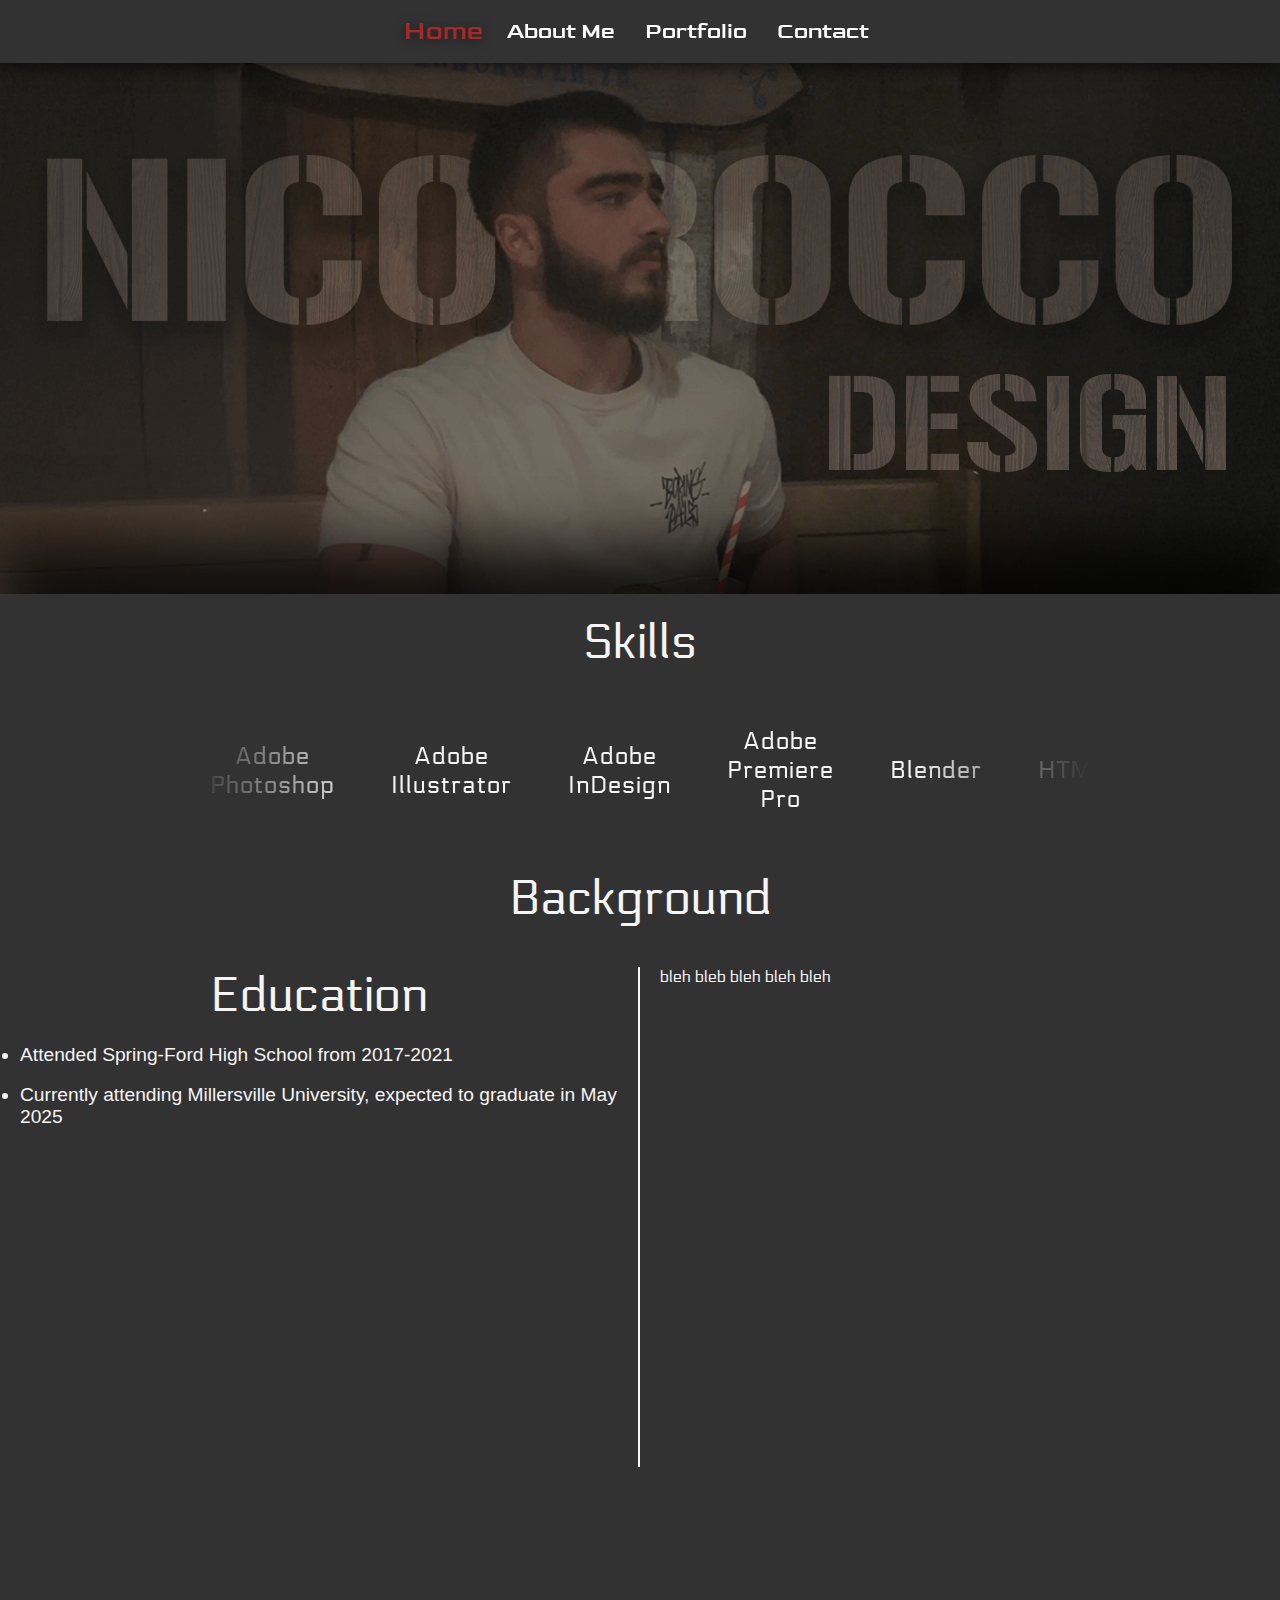
<file: index.html>
<!DOCTYPE html>
<html lang="en">
<head>
    <meta name="viewport" content="width=device-width, initial-scale1.0">
    <title>Nico Rocco</title>

    <link rel="preconnect" href="https://fonts.googleapis.com">
    <link rel="preconnect" href="https://fonts.gstatic.com" crossorigin>
    <link href="https://fonts.googleapis.com/css2?family=Poiret+One&family=Rethink+Sans:ital,wght@0,400..800;1,400..800&display=swap" rel="stylesheet">

    <link rel="preconnect" href="https://fonts.googleapis.com">
    <link rel="preconnect" href="https://fonts.gstatic.com" crossorigin>
    <link href="https://fonts.googleapis.com/css2?family=Rethink+Sans:ital,wght@0,400..800;1,400..800&display=swap" rel="stylesheet">

    <link rel="preconnect" href="https://fonts.googleapis.com">
    <link rel="preconnect" href="https://fonts.gstatic.com" crossorigin>
    <link href="https://fonts.googleapis.com/css2?family=Playball&family=Poiret+One&family=Rethink+Sans:ital,wght@0,400..800;1,400..800&display=swap" rel="stylesheet">

    <link rel="preconnect" href="https://fonts.googleapis.com">
    <link rel="preconnect" href="https://fonts.gstatic.com" crossorigin>
    <link href="https://fonts.googleapis.com/css2?family=Orbitron:wght@400..900&family=Playball&family=Poiret+One&family=Rethink+Sans:ital,wght@0,400..800;1,400..800&display=swap" rel="stylesheet">

    <link rel="preconnect" href="https://fonts.googleapis.com">
    <link rel="preconnect" href="https://fonts.gstatic.com" crossorigin>
    <link href="https://fonts.googleapis.com/css2?family=Electrolize&display=swap" rel="stylesheet">

    <link rel="preconnect" href="https://fonts.googleapis.com">
    <link rel="preconnect" href="https://fonts.gstatic.com" crossorigin>
    <link href="https://fonts.googleapis.com/css2?family=Electrolize&family=Goldman:wght@400;700&display=swap" rel="stylesheet">



    <link rel="stylesheet" href="stylesheet.css">
    <link rel="stylesheet" href="mobilestyle.css">
</head>

<header>


    
    <!--<div class="scroll-watcher"></div>-->


</header>

<body class="abme">
        <nav class="navlinksportfolio">
           <ul>
            <div class="active"><li><a href="index.html" class="top"><h3>Home</h3></a></li></div>
            <li><a href="aboutme.html" class="top"><h3>About Me</h3></a></li>
            <li><a href="portfolio.html" class="top"><h3>Portfolio</h3></a></li>
            <li><a href="contact.html" class="top"><h3>Contact</h3></a></li>
           </ul> 
        </nav>
    
    <div class="topabme">
        <div class="signature">
            <svg width="320" height="70" viewBox="0 0 180 45" fill="none" xmlns="http://www.w3.org/2000/svg">
                <path d="M2.512 44.736C2.08533 44.48 1.808 44.1387 1.68 43.712C1.50933 43.2853 1.296 42.88 1.04 42.496V42.304C1.04 42.0907 1.01867 41.8773 0.976 41.664C0.933333 41.4933 0.912 41.3227 0.912 41.152V40.128L1.68 40.704L1.808 40.64L2.192 40.064L2.512 40L2.768 39.68C3.74933 39.2533 4.56 38.8907 5.2 38.592C5.79733 38.336 6.52267 37.8667 7.376 37.184L7.504 37.12C7.20533 37.504 6.992 37.9093 6.864 38.336C6.736 38.7627 6.50133 39.1467 6.16 39.488L6.096 39.872L6.352 40.192C7.248 39.8507 8.29333 38.9547 9.488 37.504C10.6827 36.0533 11.92 34.304 13.2 32.256C14.48 30.208 15.696 28.096 16.848 25.92C18 23.7013 18.96 21.6747 19.728 19.84C20.5387 18.0053 21.0507 16.5973 21.264 15.616L21.136 15.424L20.752 15.872L20.496 14.464C20.112 14.5067 19.8773 14.2933 19.792 13.824C19.7067 13.312 19.664 12.8 19.664 12.288C19.664 11.8613 19.6427 11.4987 19.6 11.2C19.6 10.8587 19.536 10.688 19.408 10.688L19.28 10.176L19.536 9.28L21.776 8.832V7.616C21.9467 7.01867 21.8613 6.50667 21.52 6.08C21.2213 5.61067 20.9653 5.14133 20.752 4.672C20.752 4.37333 20.9227 3.94667 21.264 3.392C21.6053 2.79467 21.9467 2.496 22.288 2.496L22.608 2.624C22.864 3.60533 23.0773 4.58667 23.248 5.568C23.4613 6.54933 23.6107 7.552 23.696 8.576H23.952C24.2933 8.576 24.5067 8.64 24.592 8.768C24.6773 8.896 24.72 9.152 24.72 9.536C24.72 10.944 24.912 12.3307 25.296 13.696C25.7227 15.0613 25.936 16.4693 25.936 17.92C25.936 18.4747 26.1067 19.4133 26.448 20.736C26.7893 22.016 27.2373 23.36 27.792 24.768C28.3467 26.1333 28.944 27.328 29.584 28.352C30.2667 29.3333 30.9493 29.824 31.632 29.824H32.336C32.8053 29.44 33.2533 29.0987 33.68 28.8C34.1067 28.4587 34.5333 28.096 34.96 27.712C35.4293 27.2853 35.664 26.9867 35.664 26.816C35.7067 26.6453 35.792 26.2827 35.92 25.728C36.0053 25.3867 36.1333 25.088 36.304 24.832C36.5173 24.5333 36.6667 24.2347 36.752 23.936C38.0747 21.0347 39.184 17.984 40.08 14.784C41.0187 11.5413 41.488 8.34133 41.488 5.184L41.104 4.288C40.7627 4.45867 40.4 4.62933 40.016 4.8C39.632 4.928 39.3333 5.16267 39.12 5.504L38.736 5.696L38.224 5.632C37.456 6.31466 36.6667 6.976 35.856 7.616C35.088 8.21333 34.3413 8.87467 33.616 9.6L33.296 9.472C33.552 9.088 34 8.512 34.64 7.744C35.28 6.976 36.0053 6.16533 36.816 5.312C37.6267 4.416 38.3947 3.56267 39.12 2.752C39.8453 1.89867 40.4 1.19467 40.784 0.639999C40.9973 0.554666 41.1893 0.469332 41.36 0.383999C41.5733 0.298665 41.7653 0.255999 41.936 0.255999C42.7893 0.255999 43.4293 0.554665 43.856 1.152C44.2827 1.74933 44.496 2.432 44.496 3.2C44.496 4.26667 44.3467 5.29067 44.048 6.272C43.7493 7.25333 43.6427 8.29867 43.728 9.408L43.472 9.856H43.152L43.216 9.28L43.088 9.088C43.0027 9.68533 42.7253 10.368 42.256 11.136C41.8293 11.904 41.7227 12.5653 41.936 13.12L41.424 13.824C41.5093 13.9947 41.552 14.208 41.552 14.464C41.552 15.9147 41.2747 17.344 40.72 18.752C40.1653 20.1173 39.5893 21.504 38.992 22.912C38.4373 24.2773 38.16 25.7067 38.16 27.2C38.16 27.4987 38.2667 27.7547 38.48 27.968C38.6933 28.1387 38.8 28.3733 38.8 28.672C38.8 29.3547 38.5653 30.1867 38.096 31.168C37.6693 32.1493 37.1147 33.0453 36.432 33.856C35.792 34.7093 35.152 35.328 34.512 35.712L33.488 35.776C33.0613 35.8187 32.528 35.7333 31.888 35.52C31.2907 35.3493 30.8213 35.072 30.48 34.688V34.56L29.904 34.624C29.136 34.7093 28.368 34.3893 27.6 33.664C26.8747 32.9387 26.192 32.0213 25.552 30.912C24.9547 29.8027 24.464 28.6933 24.08 27.584C23.7387 26.4747 23.568 25.5787 23.568 24.896C23.568 24.8533 23.6107 24.704 23.696 24.448C23.7813 24.192 23.8453 24.0213 23.888 23.936L23.632 23.616L23.504 23.68L22.992 22.464L23.312 21.696L22.672 20.8H22.608C22.2667 20.8 22.0107 20.6507 21.84 20.352C21.712 20.0533 21.6053 19.7547 21.52 19.456C21.3493 19.9253 21.0507 20.6507 20.624 21.632C20.1973 22.5707 19.728 23.5947 19.216 24.704C18.704 25.7707 18.2133 26.752 17.744 27.648C17.2747 28.544 16.912 29.1627 16.656 29.504L16.72 29.568C16.5067 29.8667 16.2933 30.1653 16.08 30.464C15.9093 30.7627 15.7173 31.0827 15.504 31.424L15.568 31.488L15.44 31.744C15.2693 31.9573 15.0987 32.1707 14.928 32.384C14.8 32.5973 14.6507 32.832 14.48 33.088C14.0107 34.0267 13.3067 35.0933 12.368 36.288C11.472 37.4827 10.448 38.656 9.296 39.808C8.144 41.0027 6.97067 42.0267 5.776 42.88C4.58133 43.776 3.49333 44.3947 2.512 44.736ZM42.576 11.968L42.384 11.712C42.4267 11.584 42.4907 11.456 42.576 11.328C42.704 11.1573 42.8107 11.0293 42.896 10.944L42.768 10.56L42.96 10.432H43.28C43.2373 10.7307 43.1733 11.008 43.088 11.264C43.0027 11.52 42.832 11.7547 42.576 11.968ZM41.936 14.208C41.936 13.9093 41.9787 13.632 42.064 13.376C42.192 13.12 42.3413 12.864 42.512 12.608L42.576 12.928C42.5333 13.184 42.448 13.4187 42.32 13.632C42.2347 13.8027 42.1067 13.9947 41.936 14.208ZM30.992 32.128L31.056 31.936L30.992 31.616L30.8 32.064L30.992 32.128ZM7.952 36.928L8.08 36.544L8.272 36.672L8.4 36.928H7.952ZM52.6525 16C52.5245 16 52.1832 15.9573 51.6285 15.872C51.1165 15.744 50.8605 15.5947 50.8605 15.424C50.8605 14.784 51.1805 14.3147 51.8205 14.016C52.5032 13.7173 53.0578 13.4187 53.4845 13.12H53.6125C54.2098 12.6507 54.9138 12.3307 55.7245 12.16C56.5778 11.9893 57.3672 11.8827 58.0925 11.84L58.0285 11.904C57.2178 12.16 56.4925 12.6293 55.8525 13.312C55.2125 13.952 54.6152 14.5707 54.0605 15.168C53.5485 15.7227 53.0792 16 52.6525 16ZM44.3965 33.792L43.3725 32.32C43.3298 32.0213 43.2658 31.744 43.1805 31.488C43.0952 31.1893 43.0525 30.8907 43.0525 30.592C43.0525 30.208 43.0738 29.824 43.1165 29.44C43.1592 29.056 43.2018 28.672 43.2445 28.288L43.6925 27.2L43.6285 27.136C43.8418 26.624 44.0552 25.9627 44.2685 25.152C44.4818 24.3413 44.7378 23.5307 45.0365 22.72C45.3778 21.8667 45.7832 21.1627 46.2525 20.608C46.7218 20.0107 47.2978 19.712 47.9805 19.712C48.4498 19.712 48.9832 19.8827 49.5805 20.224C50.1778 20.5653 50.4765 21.0133 50.4765 21.568C50.4765 21.7813 50.3058 22.1653 49.9645 22.72C49.6658 23.2747 49.3032 23.8933 48.8765 24.576C48.4498 25.216 48.0232 25.792 47.5965 26.304C47.2125 26.7733 46.9352 27.0507 46.7645 27.136C46.3805 27.8187 45.8472 28.608 45.1645 29.504C44.4818 30.4 44.1405 31.232 44.1405 32C44.1405 32.2987 44.1832 32.576 44.2685 32.832C44.3965 33.088 44.4605 33.3653 44.4605 33.664L44.3965 33.792ZM53.4995 32.448C53.0728 32.448 52.5822 32.192 52.0275 31.68C51.5155 31.168 51.0888 30.784 50.7475 30.528C50.7048 29.9733 50.5768 29.4827 50.3635 29.056C50.1502 28.5867 50.0435 28.0747 50.0435 27.52C50.0435 26.752 50.3208 25.856 50.8755 24.832C51.4728 23.7653 52.2195 22.7413 53.1155 21.76C54.0542 20.736 54.9928 19.8827 55.9315 19.2C56.9128 18.5173 57.7875 18.176 58.5555 18.176V18.048C59.2808 18.2187 59.9208 18.752 60.4755 19.648C61.0302 20.544 61.3075 21.3547 61.3075 22.08C61.3075 22.2507 61.2648 22.464 61.1795 22.72C61.0942 22.976 60.9448 23.104 60.7315 23.104C60.1768 22.8907 59.7075 22.592 59.3235 22.208C58.9395 21.824 58.4062 21.632 57.7235 21.632C57.0835 21.632 56.4222 21.9093 55.7395 22.464C55.0568 23.0187 54.4382 23.7227 53.8835 24.576C53.3288 25.3867 52.8808 26.24 52.5395 27.136C52.1982 27.9893 52.0275 28.7147 52.0275 29.312C52.0275 29.3547 52.0488 29.4613 52.0915 29.632C52.1768 29.8027 52.2408 29.9307 52.2835 30.016C52.5822 30.2293 52.9448 30.336 53.3715 30.336C53.8408 30.2933 54.2462 30.2933 54.5875 30.336L54.6515 30.4L54.7795 30.08C55.3768 29.9947 55.9315 29.8667 56.4435 29.696V29.312H56.8275L56.7635 29.12L57.0835 29.184C57.2968 29.0987 57.4462 29.0133 57.5315 28.928C57.6595 28.8 57.8088 28.6933 57.9795 28.608L58.2995 28.8V28.736L59.4515 27.648H59.5155L59.7715 27.776V27.712C60.3262 27.2 60.9022 26.7307 61.4995 26.304C62.1395 25.8773 62.6088 25.3227 62.9075 24.64L63.7395 24.128L63.8035 24.256C63.8035 24.5547 63.6968 24.832 63.4835 25.088C63.2702 25.344 63.0355 25.5147 62.7795 25.6C62.3528 26.4107 61.8195 27.0933 61.1795 27.648C60.5395 28.2027 59.8782 28.7787 59.1955 29.376H58.9395L58.8755 29.696C58.1075 30.2507 57.2755 30.848 56.3795 31.488C55.4835 32.128 54.5235 32.448 53.4995 32.448ZM64.5075 24.064L63.9955 23.936V23.552L64.5715 23.36L64.6355 23.552L64.5075 24.064ZM65.744 30.528C65.104 30.528 64.5707 30.3787 64.144 30.08C63.7173 29.7387 63.3333 29.2907 62.992 28.736H62.864L62.928 28.224L62.8 28.288V27.904L63.12 27.648H62.992L62.608 27.328H62.736L62.864 27.072V26.944L62.736 26.624V26.496H62.608L61.712 26.048V25.856C61.4133 25.5573 61.1573 25.2373 60.944 24.896C60.7733 24.512 60.688 24.1067 60.688 23.68C60.688 23.0827 60.944 22.3787 61.456 21.568C62.0107 20.7573 62.6507 20.032 63.376 19.392C64.144 18.752 64.8267 18.432 65.424 18.432C65.7227 18.1333 66.1493 17.984 66.704 17.984L66.896 17.792L67.216 17.856C67.6853 17.6427 68.1973 17.5787 68.752 17.664L68.816 17.536H72.4C72.7413 17.536 73.168 17.6213 73.68 17.792C74.2347 17.9627 74.6613 18.0907 74.96 18.176C75.344 18.6027 75.856 18.944 76.496 19.2C77.136 19.4133 77.456 19.8827 77.456 20.608C77.456 21.504 77.2 22.3573 76.688 23.168C76.176 23.9787 75.5787 24.6187 74.896 25.088H74.832C74.7893 25.216 74.576 25.4293 74.192 25.728C73.8507 25.984 73.4667 26.2613 73.04 26.56C72.656 26.816 72.4 27.008 72.272 27.136L72.08 27.712C71.7813 27.712 71.504 27.8187 71.248 28.032C70.992 28.2027 70.864 28.4373 70.864 28.736C70.9493 28.9067 71.1413 29.056 71.44 29.184C71.7387 29.2693 71.9947 29.312 72.208 29.312L71.952 29.44C70.5867 29.44 69.5413 29.5467 68.816 29.76C68.0907 29.9307 67.5147 30.1013 67.088 30.272C66.6613 30.4427 66.2133 30.528 65.744 30.528ZM67.472 28.864C68.7947 28.224 69.712 27.7333 70.224 27.392C70.7787 27.008 71.1627 26.688 71.376 26.432C71.5893 26.1333 71.8667 25.7493 72.208 25.28C72.5493 24.8107 73.168 24.1493 74.064 23.296V23.168C73.8933 23.168 73.744 23.1467 73.616 23.104C73.6587 22.72 73.744 22.3573 73.872 22.016C74.0427 21.632 74.128 21.2267 74.128 20.8C74.128 20.032 73.8293 19.4133 73.232 18.944C72.6773 18.432 72.0373 18.176 71.312 18.176C70.928 18.176 70.5227 18.2187 70.096 18.304C69.712 18.3893 69.3493 18.496 69.008 18.624L68.176 18.56C67.4933 18.816 66.7253 19.2 65.872 19.712C65.0613 20.224 64.3573 20.8427 63.76 21.568C63.1627 22.2507 62.864 23.0187 62.864 23.872C62.864 24.2987 62.9493 24.6613 63.12 24.96L63.376 25.024V24.832L63.696 24.64L64.144 23.68V23.424L64.528 22.848L64.656 22.912L64.848 22.528L65.168 22.336V22.272C65.296 22.2293 65.424 22.1867 65.552 22.144C65.7227 22.1013 65.872 22.0373 66 21.952C66 21.6107 66.1493 21.4187 66.448 21.376C66.7467 21.2907 66.9173 21.0987 66.96 20.8H67.344L67.792 20.288L68.048 20.48L68.624 20.096H69.2V20.288C68.56 20.4587 67.856 20.928 67.088 21.696C66.32 22.4213 65.68 23.232 65.168 24.128C64.656 25.024 64.4213 25.8347 64.464 26.56L64.528 27.712C64.9973 27.9253 65.4667 28.1813 65.936 28.48C66.4053 28.736 66.9173 28.864 67.472 28.864ZM65.616 29.312L66 29.12L64.528 28.416L64.4 28.48L64.656 29.056L65.616 29.312ZM125.82 35.584C124.881 35.584 123.964 35.456 123.068 35.2C122.215 34.944 121.34 34.7307 120.444 34.56L120.572 34.304C120.444 33.9627 120.124 33.7493 119.612 33.664C119.143 33.5787 118.631 33.5147 118.076 33.472C117.521 33.472 117.095 33.4293 116.796 33.344L116.476 32.96H116.284C115.815 32.96 115.409 32.832 115.068 32.576C114.727 32.3627 114.407 32.1067 114.108 31.808L113.148 31.936L112.892 31.488V31.168L112.572 30.848L112.316 31.168C111.889 31.0827 111.399 30.8907 110.844 30.592C110.332 30.2933 110.055 29.9093 110.012 29.44C109.799 29.2267 109.457 28.8213 108.988 28.224C108.561 27.584 108.113 26.944 107.644 26.304C107.217 25.6213 106.897 25.1307 106.684 24.832L107.004 24.256L106.812 23.872L106.556 23.936C106.3 23.7227 106.151 23.424 106.108 23.04C106.108 22.656 106.129 22.3147 106.172 22.016L105.66 21.504H105.468C105.425 21.8027 105.297 22.1653 105.084 22.592C104.913 23.0187 104.636 23.232 104.252 23.232V22.784L103.868 22.272H103.804C103.633 22.272 103.484 22.3573 103.356 22.528C103.271 22.656 103.271 22.8267 103.356 23.04C103.228 23.2107 103.1 23.3813 102.972 23.552C102.844 23.68 102.78 23.8507 102.78 24.064L103.1 24.64L103.612 24.512L103.868 24.64C103.868 24.768 103.612 25.1093 103.1 25.664C102.588 26.2187 102.055 26.9013 101.5 27.712C100.945 28.48 100.604 29.2907 100.476 30.144L99.708 30.592L100.22 30.912L100.476 31.424L100.028 32.256L100.284 32.512C100.327 32.7253 100.369 32.9387 100.412 33.152C100.497 33.408 100.604 33.6213 100.732 33.792L101.052 33.92C101.479 33.92 101.969 33.7707 102.524 33.472C103.121 33.1733 103.697 32.8107 104.252 32.384C104.849 32 105.319 31.7013 105.66 31.488L105.916 31.808C105.873 31.9787 105.639 32.2987 105.212 32.768C104.828 33.28 104.401 33.7707 103.932 34.24C103.463 34.7093 103.143 35.072 102.972 35.328H102.14C101.5 35.328 100.732 35.2213 99.836 35.008C98.94 34.8373 98.1293 34.5173 97.404 34.048C96.7213 33.6213 96.38 33.0027 96.38 32.192C96.38 31.2107 96.636 30.016 97.148 28.608C97.66 27.1573 98.2787 25.664 99.004 24.128C99.772 22.592 100.54 21.1413 101.308 19.776C102.119 18.4107 102.78 17.28 103.292 16.384L103.1 16.064C102.716 16.064 102.46 15.808 102.332 15.296C102.247 14.784 102.183 14.2507 102.14 13.696C102.14 13.1413 102.033 12.8213 101.82 12.736H101.756L101.628 12.288L101.884 11.584C102.481 11.3707 103.1 11.1787 103.74 11.008C104.38 10.7947 105.041 10.688 105.724 10.688L105.468 10.816L106.556 11.2L109.692 6.4C109.223 6.4 108.348 6.50667 107.068 6.72C105.831 6.93333 104.401 7.21067 102.78 7.552C101.201 7.89333 99.644 8.29867 98.108 8.768C96.6147 9.19467 95.356 9.664 94.332 10.176C93.3507 10.6453 92.8173 11.1147 92.732 11.584L93.244 11.776C93.5427 11.6053 93.8413 11.52 94.14 11.52C94.4813 11.4773 94.8227 11.456 95.164 11.456L96.06 11.136L95.996 11.264C95.0573 11.8613 94.204 12.544 93.436 13.312C92.668 14.0373 91.9 14.8053 91.132 15.616L90.748 15.744L90.492 16.192L89.788 16.32L89.724 16.448L89.788 17.6L87.612 16.512C87.4413 16.0427 87.1853 15.616 86.844 15.232C86.5453 14.848 86.396 14.4 86.396 13.888C88.0173 11.8827 89.9587 10.368 92.22 9.344C94.4813 8.27733 96.7213 7.21067 98.94 6.144L98.876 6.208C98.9613 6.25067 99.0893 6.29333 99.26 6.336C99.4307 6.37867 99.5587 6.4 99.644 6.4C99.9853 6.4 100.327 6.336 100.668 6.208C101.009 6.03733 101.351 5.90933 101.692 5.824V5.952C102.076 5.86667 102.46 5.78133 102.844 5.696C103.228 5.568 103.633 5.41866 104.06 5.248V5.376L105.02 5.056V4.992L105.34 5.056L105.276 4.992L105.98 4.672L106.364 4.8L106.236 4.672H106.428V4.8H107.388L107.836 4.608L107.964 4.416L109.692 4.48L109.756 4.416L110.332 4.16C110.631 4.16 110.908 4.16 111.164 4.16C111.463 4.11733 111.761 4.096 112.06 4.096C112.359 3.75466 112.615 3.34933 112.828 2.88C113.084 2.41067 113.489 2.176 114.044 2.176C114.641 2.176 115.175 2.304 115.644 2.56C116.113 2.816 116.625 2.944 117.18 2.944C117.265 3.2 117.607 3.456 118.204 3.712C118.801 3.92533 119.463 4.11733 120.188 4.288C120.956 4.416 121.681 4.52267 122.364 4.608C123.047 4.65067 123.537 4.672 123.836 4.672L126.588 5.504L126.78 5.44C127.164 5.44 127.697 5.696 128.38 6.208C129.063 6.72 129.724 7.27467 130.364 7.872C131.047 8.46933 131.537 8.91733 131.836 9.216C131.921 9.51467 132.007 9.83467 132.092 10.176C132.177 10.5173 132.305 10.8373 132.476 11.136C132.305 12.7573 132.007 13.9733 131.58 14.784C131.153 15.552 130.535 16.1067 129.724 16.448C128.913 16.7893 127.804 17.152 126.396 17.536L125.564 17.472V17.792H125.436L125.18 17.536L122.62 18.304V17.92C121.809 18.4747 121.191 18.752 120.764 18.752C120.38 18.752 119.761 18.7947 118.908 18.88L118.844 18.752C118.673 18.9227 118.503 19.0293 118.332 19.072C118.161 19.072 117.969 19.072 117.756 19.072C117.073 19.072 116.433 19.2427 115.836 19.584C115.281 19.9253 114.684 20.0533 114.044 19.968V20.288L113.724 20.224L113.468 19.968L113.34 20.224V20.288L113.212 20.224C113.127 20.1813 113.041 20.16 112.956 20.16C112.871 20.1173 112.785 20.096 112.7 20.096C112.487 20.096 112.273 20.1387 112.06 20.224C111.847 20.2667 111.633 20.288 111.42 20.288L111.484 19.904L111.356 19.968C110.972 19.8827 110.567 19.8827 110.14 19.968C109.756 20.0533 109.372 20.1387 108.988 20.224C110.055 22.4427 111.057 24.2773 111.996 25.728C112.935 27.136 114.023 28.416 115.26 29.568C116.54 30.72 118.183 32 120.188 33.408C121.297 33.4933 122.407 33.6853 123.516 33.984C124.625 34.3253 125.756 34.496 126.908 34.496C127.548 34.496 128.188 34.432 128.828 34.304C129.468 34.176 130.108 34.112 130.748 34.112H131.004C130.748 34.3253 130.279 34.5387 129.596 34.752C128.913 35.008 128.209 35.2 127.484 35.328C126.759 35.4987 126.204 35.584 125.82 35.584ZM108.348 18.752C110.865 18.2827 113.34 17.7707 115.772 17.216C118.247 16.6613 120.657 15.9573 123.004 15.104L123.068 15.04C123.836 14.7413 124.647 14.4 125.5 14.016C126.353 13.5893 127.1 13.056 127.74 12.416C128.38 11.776 128.7 11.008 128.7 10.112C128.529 9.728 128.295 9.32267 127.996 8.896C127.697 8.46933 127.292 8.21333 126.78 8.128C126.439 7.95733 125.948 7.744 125.308 7.488C124.711 7.18933 124.092 6.912 123.452 6.656C122.812 6.4 122.279 6.25067 121.852 6.208V6.272H121.66C121.404 6.144 121.169 6.08 120.956 6.08C120.785 6.08 120.615 6.10133 120.444 6.144C120.273 6.18667 120.081 6.208 119.868 6.208L119.356 5.824H118.588C118.119 5.824 117.649 5.824 117.18 5.824C116.711 5.78133 116.241 5.73867 115.772 5.696C115.217 6.208 114.513 6.93333 113.66 7.872C112.849 8.768 112.06 9.70667 111.292 10.688C110.567 11.6267 110.055 12.4587 109.756 13.184V13.824C109.287 14.0373 108.903 14.4 108.604 14.912C108.305 15.424 108.049 15.8933 107.836 16.32C108.177 17.216 108.348 18.0267 108.348 18.752ZM126.78 8.128C127.036 8.256 127.185 8.34133 127.228 8.384C127.271 8.384 127.164 8.32 126.908 8.192L126.78 8.128ZM106.364 31.232L105.916 31.104C105.916 30.8907 106.044 30.6987 106.3 30.528C106.599 30.3147 106.833 30.1867 107.004 30.144L107.196 30.272L106.364 31.232ZM131.244 30.528C130.604 30.528 130.071 30.3787 129.644 30.08C129.217 29.7387 128.833 29.2907 128.492 28.736H128.364L128.428 28.224L128.3 28.288V27.904L128.62 27.648H128.492L128.108 27.328H128.236L128.364 27.072V26.944L128.236 26.624V26.496H128.108L127.212 26.048V25.856C126.913 25.5573 126.657 25.2373 126.444 24.896C126.273 24.512 126.188 24.1067 126.188 23.68C126.188 23.0827 126.444 22.3787 126.956 21.568C127.511 20.7573 128.151 20.032 128.876 19.392C129.644 18.752 130.327 18.432 130.924 18.432C131.223 18.1333 131.649 17.984 132.204 17.984L132.396 17.792L132.716 17.856C133.185 17.6427 133.697 17.5787 134.252 17.664L134.316 17.536H137.9C138.241 17.536 138.668 17.6213 139.18 17.792C139.735 17.9627 140.161 18.0907 140.46 18.176C140.844 18.6027 141.356 18.944 141.996 19.2C142.636 19.4133 142.956 19.8827 142.956 20.608C142.956 21.504 142.7 22.3573 142.188 23.168C141.676 23.9787 141.079 24.6187 140.396 25.088H140.332C140.289 25.216 140.076 25.4293 139.692 25.728C139.351 25.984 138.967 26.2613 138.54 26.56C138.156 26.816 137.9 27.008 137.772 27.136L137.58 27.712C137.281 27.712 137.004 27.8187 136.748 28.032C136.492 28.2027 136.364 28.4373 136.364 28.736C136.449 28.9067 136.641 29.056 136.94 29.184C137.239 29.2693 137.495 29.312 137.708 29.312L137.452 29.44C136.087 29.44 135.041 29.5467 134.316 29.76C133.591 29.9307 133.015 30.1013 132.588 30.272C132.161 30.4427 131.713 30.528 131.244 30.528ZM132.972 28.864C134.295 28.224 135.212 27.7333 135.724 27.392C136.279 27.008 136.663 26.688 136.876 26.432C137.089 26.1333 137.367 25.7493 137.708 25.28C138.049 24.8107 138.668 24.1493 139.564 23.296V23.168C139.393 23.168 139.244 23.1467 139.116 23.104C139.159 22.72 139.244 22.3573 139.372 22.016C139.543 21.632 139.628 21.2267 139.628 20.8C139.628 20.032 139.329 19.4133 138.732 18.944C138.177 18.432 137.537 18.176 136.812 18.176C136.428 18.176 136.023 18.2187 135.596 18.304C135.212 18.3893 134.849 18.496 134.508 18.624L133.676 18.56C132.993 18.816 132.225 19.2 131.372 19.712C130.561 20.224 129.857 20.8427 129.26 21.568C128.663 22.2507 128.364 23.0187 128.364 23.872C128.364 24.2987 128.449 24.6613 128.62 24.96L128.876 25.024V24.832L129.196 24.64L129.644 23.68V23.424L130.028 22.848L130.156 22.912L130.348 22.528L130.668 22.336V22.272C130.796 22.2293 130.924 22.1867 131.052 22.144C131.223 22.1013 131.372 22.0373 131.5 21.952C131.5 21.6107 131.649 21.4187 131.948 21.376C132.247 21.2907 132.417 21.0987 132.46 20.8H132.844L133.292 20.288L133.548 20.48L134.124 20.096H134.7V20.288C134.06 20.4587 133.356 20.928 132.588 21.696C131.82 22.4213 131.18 23.232 130.668 24.128C130.156 25.024 129.921 25.8347 129.964 26.56L130.028 27.712C130.497 27.9253 130.967 28.1813 131.436 28.48C131.905 28.736 132.417 28.864 132.972 28.864ZM131.116 29.312L131.5 29.12L130.028 28.416L129.9 28.48L130.156 29.056L131.116 29.312ZM145.375 32.448C144.948 32.448 144.457 32.192 143.903 31.68C143.391 31.168 142.964 30.784 142.623 30.528C142.58 29.9733 142.452 29.4827 142.239 29.056C142.025 28.5867 141.919 28.0747 141.919 27.52C141.919 26.752 142.196 25.856 142.751 24.832C143.348 23.7653 144.095 22.7413 144.991 21.76C145.929 20.736 146.868 19.8827 147.807 19.2C148.788 18.5173 149.663 18.176 150.431 18.176V18.048C151.156 18.2187 151.796 18.752 152.351 19.648C152.905 20.544 153.183 21.3547 153.183 22.08C153.183 22.2507 153.14 22.464 153.055 22.72C152.969 22.976 152.82 23.104 152.607 23.104C152.052 22.8907 151.583 22.592 151.199 22.208C150.815 21.824 150.281 21.632 149.599 21.632C148.959 21.632 148.297 21.9093 147.615 22.464C146.932 23.0187 146.313 23.7227 145.759 24.576C145.204 25.3867 144.756 26.24 144.415 27.136C144.073 27.9893 143.903 28.7147 143.903 29.312C143.903 29.3547 143.924 29.4613 143.967 29.632C144.052 29.8027 144.116 29.9307 144.159 30.016C144.457 30.2293 144.82 30.336 145.247 30.336C145.716 30.2933 146.121 30.2933 146.463 30.336L146.527 30.4L146.655 30.08C147.252 29.9947 147.807 29.8667 148.319 29.696V29.312H148.703L148.639 29.12L148.959 29.184C149.172 29.0987 149.321 29.0133 149.407 28.928C149.535 28.8 149.684 28.6933 149.855 28.608L150.175 28.8V28.736L151.327 27.648H151.391L151.647 27.776V27.712C152.201 27.2 152.777 26.7307 153.375 26.304C154.015 25.8773 154.484 25.3227 154.783 24.64L155.615 24.128L155.679 24.256C155.679 24.5547 155.572 24.832 155.359 25.088C155.145 25.344 154.911 25.5147 154.655 25.6C154.228 26.4107 153.695 27.0933 153.055 27.648C152.415 28.2027 151.753 28.7787 151.071 29.376H150.815L150.751 29.696C149.983 30.2507 149.151 30.848 148.255 31.488C147.359 32.128 146.399 32.448 145.375 32.448ZM156.383 24.064L155.871 23.936V23.552L156.447 23.36L156.51 23.552L156.383 24.064ZM155.187 32.448C154.76 32.448 154.27 32.192 153.715 31.68C153.203 31.168 152.776 30.784 152.435 30.528C152.392 29.9733 152.264 29.4827 152.051 29.056C151.838 28.5867 151.731 28.0747 151.731 27.52C151.731 26.752 152.008 25.856 152.563 24.832C153.16 23.7653 153.907 22.7413 154.803 21.76C155.742 20.736 156.68 19.8827 157.619 19.2C158.6 18.5173 159.475 18.176 160.243 18.176V18.048C160.968 18.2187 161.608 18.752 162.163 19.648C162.718 20.544 162.995 21.3547 162.995 22.08C162.995 22.2507 162.952 22.464 162.867 22.72C162.782 22.976 162.632 23.104 162.419 23.104C161.864 22.8907 161.395 22.592 161.011 22.208C160.627 21.824 160.094 21.632 159.411 21.632C158.771 21.632 158.11 21.9093 157.427 22.464C156.744 23.0187 156.126 23.7227 155.571 24.576C155.016 25.3867 154.568 26.24 154.227 27.136C153.886 27.9893 153.715 28.7147 153.715 29.312C153.715 29.3547 153.736 29.4613 153.779 29.632C153.864 29.8027 153.928 29.9307 153.971 30.016C154.27 30.2293 154.632 30.336 155.059 30.336C155.528 30.2933 155.934 30.2933 156.275 30.336L156.339 30.4L156.467 30.08C157.064 29.9947 157.619 29.8667 158.131 29.696V29.312H158.515L158.451 29.12L158.771 29.184C158.984 29.0987 159.134 29.0133 159.219 28.928C159.347 28.8 159.496 28.6933 159.667 28.608L159.987 28.8V28.736L161.139 27.648H161.203L161.459 27.776V27.712C162.014 27.2 162.59 26.7307 163.187 26.304C163.827 25.8773 164.296 25.3227 164.595 24.64L165.427 24.128L165.491 24.256C165.491 24.5547 165.384 24.832 165.171 25.088C164.958 25.344 164.723 25.5147 164.467 25.6C164.04 26.4107 163.507 27.0933 162.867 27.648C162.227 28.2027 161.566 28.7787 160.883 29.376H160.627L160.563 29.696C159.795 30.2507 158.963 30.848 158.067 31.488C157.171 32.128 156.211 32.448 155.187 32.448ZM166.195 24.064L165.683 23.936V23.552L166.259 23.36L166.323 23.552L166.195 24.064ZM167.432 30.528C166.792 30.528 166.258 30.3787 165.832 30.08C165.405 29.7387 165.021 29.2907 164.68 28.736H164.552L164.616 28.224L164.488 28.288V27.904L164.808 27.648H164.68L164.296 27.328H164.424L164.552 27.072V26.944L164.424 26.624V26.496H164.296L163.4 26.048V25.856C163.101 25.5573 162.845 25.2373 162.632 24.896C162.461 24.512 162.376 24.1067 162.376 23.68C162.376 23.0827 162.632 22.3787 163.144 21.568C163.698 20.7573 164.338 20.032 165.064 19.392C165.832 18.752 166.514 18.432 167.112 18.432C167.41 18.1333 167.837 17.984 168.392 17.984L168.584 17.792L168.904 17.856C169.373 17.6427 169.885 17.5787 170.44 17.664L170.504 17.536H174.088C174.429 17.536 174.856 17.6213 175.368 17.792C175.922 17.9627 176.349 18.0907 176.648 18.176C177.032 18.6027 177.544 18.944 178.184 19.2C178.824 19.4133 179.144 19.8827 179.144 20.608C179.144 21.504 178.888 22.3573 178.376 23.168C177.864 23.9787 177.266 24.6187 176.583 25.088H176.52C176.477 25.216 176.264 25.4293 175.88 25.728C175.538 25.984 175.154 26.2613 174.728 26.56C174.344 26.816 174.088 27.008 173.96 27.136L173.768 27.712C173.469 27.712 173.192 27.8187 172.936 28.032C172.68 28.2027 172.552 28.4373 172.552 28.736C172.637 28.9067 172.829 29.056 173.128 29.184C173.426 29.2693 173.682 29.312 173.896 29.312L173.64 29.44C172.274 29.44 171.229 29.5467 170.504 29.76C169.778 29.9307 169.202 30.1013 168.776 30.272C168.349 30.4427 167.901 30.528 167.432 30.528ZM169.16 28.864C170.482 28.224 171.4 27.7333 171.912 27.392C172.466 27.008 172.85 26.688 173.064 26.432C173.277 26.1333 173.554 25.7493 173.896 25.28C174.237 24.8107 174.856 24.1493 175.752 23.296V23.168C175.581 23.168 175.432 23.1467 175.304 23.104C175.346 22.72 175.432 22.3573 175.56 22.016C175.73 21.632 175.816 21.2267 175.816 20.8C175.816 20.032 175.517 19.4133 174.92 18.944C174.365 18.432 173.725 18.176 173 18.176C172.616 18.176 172.21 18.2187 171.784 18.304C171.4 18.3893 171.037 18.496 170.696 18.624L169.864 18.56C169.181 18.816 168.413 19.2 167.56 19.712C166.749 20.224 166.045 20.8427 165.448 21.568C164.85 22.2507 164.552 23.0187 164.552 23.872C164.552 24.2987 164.637 24.6613 164.808 24.96L165.064 25.024V24.832L165.384 24.64L165.832 23.68V23.424L166.216 22.848L166.344 22.912L166.536 22.528L166.856 22.336V22.272C166.984 22.2293 167.112 22.1867 167.24 22.144C167.41 22.1013 167.56 22.0373 167.688 21.952C167.688 21.6107 167.837 21.4187 168.135 21.376C168.434 21.2907 168.605 21.0987 168.648 20.8H169.032L169.48 20.288L169.736 20.48L170.312 20.096H170.888V20.288C170.248 20.4587 169.544 20.928 168.776 21.696C168.008 22.4213 167.368 23.232 166.856 24.128C166.344 25.024 166.109 25.8347 166.152 26.56L166.216 27.712C166.685 27.9253 167.154 28.1813 167.624 28.48C168.093 28.736 168.605 28.864 169.16 28.864ZM167.304 29.312L167.688 29.12L166.216 28.416L166.088 28.48L166.344 29.056L167.304 29.312Z" fill="white"/>
                </svg>
                
        </div>

    </div>

        <div class="bottomabme">
            <h6>Skills</h6>
                <div class="scroller">
                    <ul class="scrollerinner">
                        <li><p>Adobe Photoshop</p></li>
                        <li><p>Adobe Illustrator</p></li>
                        <li><p>Adobe InDesign</p></li>
                        <li><p>Adobe Premiere Pro</p></li>
                        <li><p>Blender</p></li>
                        <li><p>HTML/CSS</p></li>
                    </ul>
                </div>
            <div class="experience">
                <h6>Background</h6>
                    <div class="experienceparent">

                        <div class="experienceleft">
                        <h5>Education</h5>
                        <p class="experience">
                            <li>Attended Spring-Ford High School from 2017-2021</li><br>
                            <li>Currently attending Millersville University, expected to graduate in May 2025</li>
                        </p> 

                    </div>

                        <div class="experienceright">
                            <p class="experience">
                                bleh bleb bleh bleh bleh
                            </p>
                        </div> 
                    </div>        
            </div>
        </div>












<script src="main.js"></script>
</body>

</html>
</file>
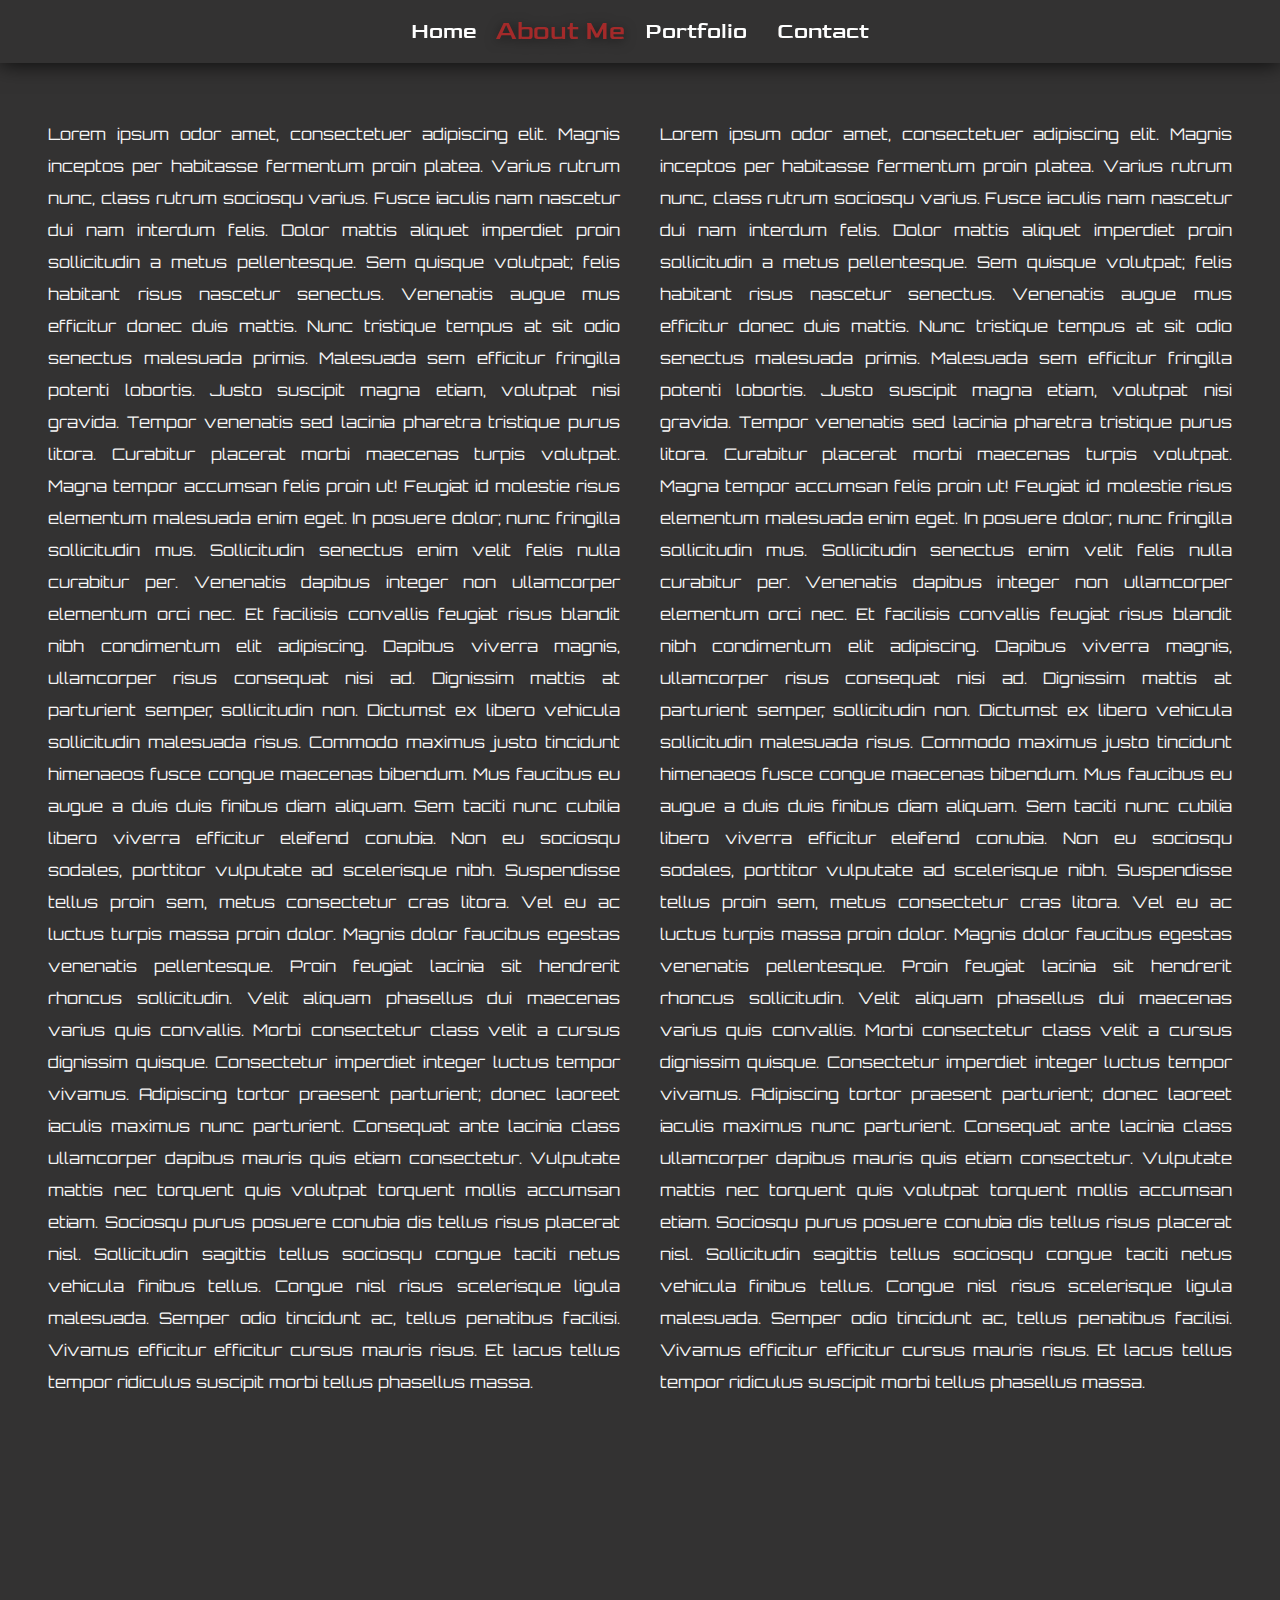
<file: aboutme.html>
<div class="scroll-watcher"></div>
<!DOCTYPE html>
<html lang="en">
<head>
    <meta name="viewport" content="width=device-width, initial-scale1.0">
    <title>Nico Rocco</title>

    <link rel="preconnect" href="https://fonts.googleapis.com">
    <link rel="preconnect" href="https://fonts.gstatic.com" crossorigin>
    <link href="https://fonts.googleapis.com/css2?family=Poiret+One&family=Rethink+Sans:ital,wght@0,400..800;1,400..800&display=swap" rel="stylesheet">

    <link rel="preconnect" href="https://fonts.googleapis.com">
    <link rel="preconnect" href="https://fonts.gstatic.com" crossorigin>
    <link href="https://fonts.googleapis.com/css2?family=Rethink+Sans:ital,wght@0,400..800;1,400..800&display=swap" rel="stylesheet">

    <link rel="preconnect" href="https://fonts.googleapis.com">
    <link rel="preconnect" href="https://fonts.gstatic.com" crossorigin>
    <link href="https://fonts.googleapis.com/css2?family=Playball&family=Poiret+One&family=Rethink+Sans:ital,wght@0,400..800;1,400..800&display=swap" rel="stylesheet">

    <link rel="preconnect" href="https://fonts.googleapis.com">
    <link rel="preconnect" href="https://fonts.gstatic.com" crossorigin>
    <link href="https://fonts.googleapis.com/css2?family=Electrolize&family=Goldman:wght@400;700&display=swap" rel="stylesheet">

    <link rel="preconnect" href="https://fonts.googleapis.com">
    <link rel="preconnect" href="https://fonts.gstatic.com" crossorigin>
    <link href="https://fonts.googleapis.com/css2?family=Orbitron:wght@400..900&display=swap" rel="stylesheet">
 
    <link rel="stylesheet" href="stylesheet.css">
    <link rel="stylesheet" href="mobilestyle.css">
</head>

<header>



</header>

<body>

        <nav class="navlinksportfolio">
            
           
            <ul>
            <li><a href="index.html" class="top"><h3>Home</h3></a></li>
            <div class="active"><li><a href="aboutme.html" class="top"><h3>About Me</h3></a></li></div>
            <li><a href="portfolio.html" class="top"><h3>Portfolio</h3></a></li>
            <li><a href="contact.html" class="top"><h3>Contact</h3></a></li>
           </ul> 
        </nav>



        <div class="mainabmereal">
            <div class="leftside">
                <p>Lorem ipsum odor amet, consectetuer adipiscing elit. Magnis inceptos per habitasse fermentum proin platea. Varius rutrum nunc, class rutrum sociosqu varius. Fusce iaculis nam nascetur dui nam interdum felis. Dolor mattis aliquet imperdiet proin sollicitudin a metus pellentesque. Sem quisque volutpat; felis habitant risus nascetur senectus. Venenatis augue mus efficitur donec duis mattis. Nunc tristique tempus at sit odio senectus malesuada primis.

                    Malesuada sem efficitur fringilla potenti lobortis. Justo suscipit magna etiam, volutpat nisi gravida. Tempor venenatis sed lacinia pharetra tristique purus litora. Curabitur placerat morbi maecenas turpis volutpat. Magna tempor accumsan felis proin ut! Feugiat id molestie risus elementum malesuada enim eget. In posuere dolor; nunc fringilla sollicitudin mus. Sollicitudin senectus enim velit felis nulla curabitur per. Venenatis dapibus integer non ullamcorper elementum orci nec. Et facilisis convallis feugiat risus blandit nibh condimentum elit adipiscing.
                    
                    Dapibus viverra magnis, ullamcorper risus consequat nisi ad. Dignissim mattis at parturient semper, sollicitudin non. Dictumst ex libero vehicula sollicitudin malesuada risus. Commodo maximus justo tincidunt himenaeos fusce congue maecenas bibendum. Mus faucibus eu augue a duis duis finibus diam aliquam. Sem taciti nunc cubilia libero viverra efficitur eleifend conubia. Non eu sociosqu sodales, porttitor vulputate ad scelerisque nibh.
                    
                    Suspendisse tellus proin sem, metus consectetur cras litora. Vel eu ac luctus turpis massa proin dolor. Magnis dolor faucibus egestas venenatis pellentesque. Proin feugiat lacinia sit hendrerit rhoncus sollicitudin. Velit aliquam phasellus dui maecenas varius quis convallis. Morbi consectetur class velit a cursus dignissim quisque. Consectetur imperdiet integer luctus tempor vivamus. Adipiscing tortor praesent parturient; donec laoreet iaculis maximus nunc parturient. Consequat ante lacinia class ullamcorper dapibus mauris quis etiam consectetur. Vulputate mattis nec torquent quis volutpat torquent mollis accumsan etiam.
                    
                    Sociosqu purus posuere conubia dis tellus risus placerat nisl. Sollicitudin sagittis tellus sociosqu congue taciti netus vehicula finibus tellus. Congue nisl risus scelerisque ligula malesuada. Semper odio tincidunt ac, tellus penatibus facilisi. Vivamus efficitur efficitur cursus mauris risus. Et lacus tellus tempor ridiculus suscipit morbi tellus phasellus massa.</p>
            </div>
                
            <div class="rightside">
                <p>Lorem ipsum odor amet, consectetuer adipiscing elit. Magnis inceptos per habitasse fermentum proin platea. Varius rutrum nunc, class rutrum sociosqu varius. Fusce iaculis nam nascetur dui nam interdum felis. Dolor mattis aliquet imperdiet proin sollicitudin a metus pellentesque. Sem quisque volutpat; felis habitant risus nascetur senectus. Venenatis augue mus efficitur donec duis mattis. Nunc tristique tempus at sit odio senectus malesuada primis.

                    Malesuada sem efficitur fringilla potenti lobortis. Justo suscipit magna etiam, volutpat nisi gravida. Tempor venenatis sed lacinia pharetra tristique purus litora. Curabitur placerat morbi maecenas turpis volutpat. Magna tempor accumsan felis proin ut! Feugiat id molestie risus elementum malesuada enim eget. In posuere dolor; nunc fringilla sollicitudin mus. Sollicitudin senectus enim velit felis nulla curabitur per. Venenatis dapibus integer non ullamcorper elementum orci nec. Et facilisis convallis feugiat risus blandit nibh condimentum elit adipiscing.
                    
                    Dapibus viverra magnis, ullamcorper risus consequat nisi ad. Dignissim mattis at parturient semper, sollicitudin non. Dictumst ex libero vehicula sollicitudin malesuada risus. Commodo maximus justo tincidunt himenaeos fusce congue maecenas bibendum. Mus faucibus eu augue a duis duis finibus diam aliquam. Sem taciti nunc cubilia libero viverra efficitur eleifend conubia. Non eu sociosqu sodales, porttitor vulputate ad scelerisque nibh.
                    
                    Suspendisse tellus proin sem, metus consectetur cras litora. Vel eu ac luctus turpis massa proin dolor. Magnis dolor faucibus egestas venenatis pellentesque. Proin feugiat lacinia sit hendrerit rhoncus sollicitudin. Velit aliquam phasellus dui maecenas varius quis convallis. Morbi consectetur class velit a cursus dignissim quisque. Consectetur imperdiet integer luctus tempor vivamus. Adipiscing tortor praesent parturient; donec laoreet iaculis maximus nunc parturient. Consequat ante lacinia class ullamcorper dapibus mauris quis etiam consectetur. Vulputate mattis nec torquent quis volutpat torquent mollis accumsan etiam.
                    
                    Sociosqu purus posuere conubia dis tellus risus placerat nisl. Sollicitudin sagittis tellus sociosqu congue taciti netus vehicula finibus tellus. Congue nisl risus scelerisque ligula malesuada. Semper odio tincidunt ac, tellus penatibus facilisi. Vivamus efficitur efficitur cursus mauris risus. Et lacus tellus tempor ridiculus suscipit morbi tellus phasellus massa.</p>

            </div>
        </div>










</body>

</html>
</file>
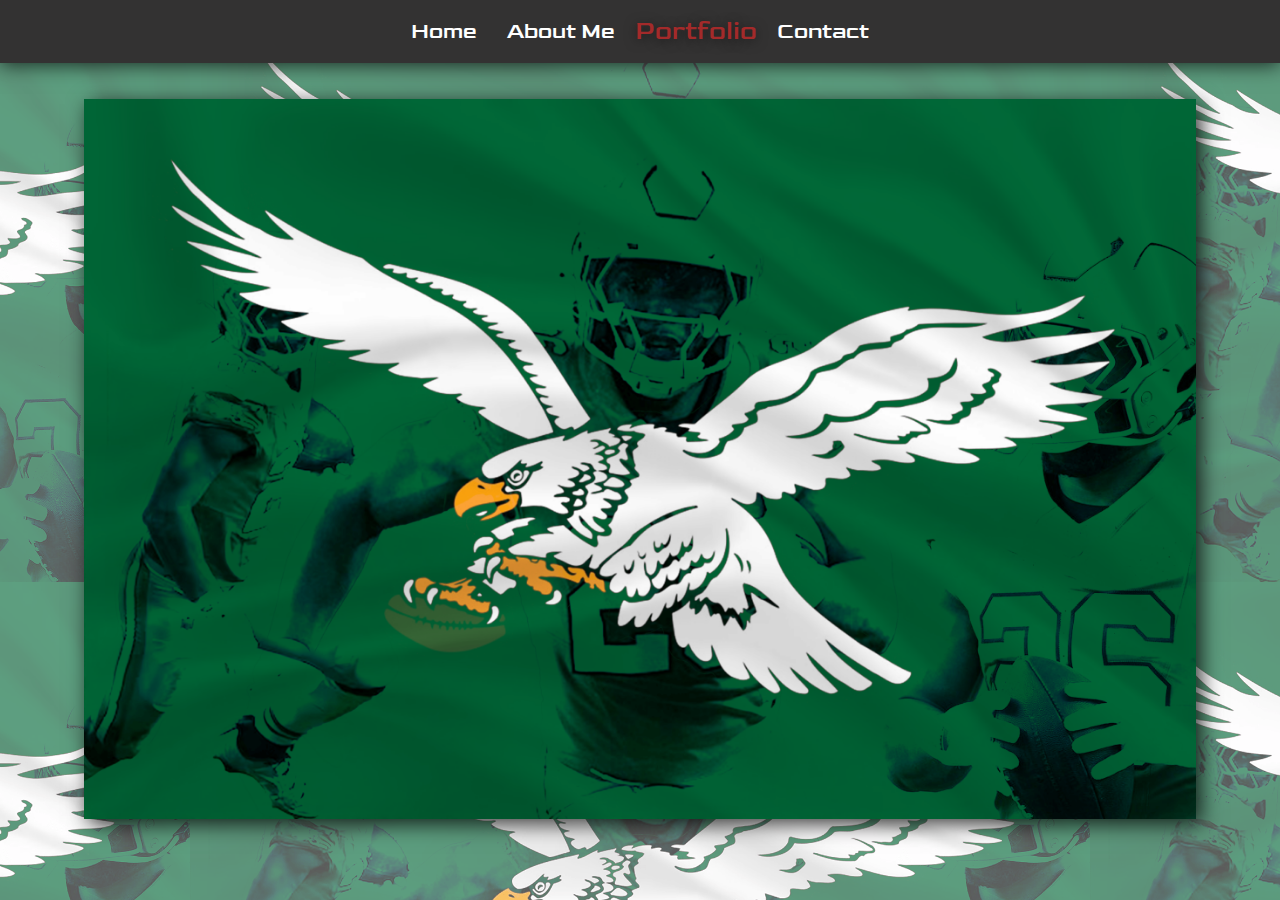
<file: barkley.html>
<div class="scroll-watcher"></div>
<!DOCTYPE html>
<html lang="en">
<head>
    <meta name="viewport" content="width=device-width, initial-scale1.0">
    <title>Nico Rocco</title>

    <link rel="preconnect" href="https://fonts.googleapis.com">
    <link rel="preconnect" href="https://fonts.gstatic.com" crossorigin>
    <link href="https://fonts.googleapis.com/css2?family=Poiret+One&family=Rethink+Sans:ital,wght@0,400..800;1,400..800&display=swap" rel="stylesheet">

    <link rel="preconnect" href="https://fonts.googleapis.com">
    <link rel="preconnect" href="https://fonts.gstatic.com" crossorigin>
    <link href="https://fonts.googleapis.com/css2?family=Rethink+Sans:ital,wght@0,400..800;1,400..800&display=swap" rel="stylesheet">

    <link rel="preconnect" href="https://fonts.googleapis.com">
    <link rel="preconnect" href="https://fonts.gstatic.com" crossorigin>
    <link href="https://fonts.googleapis.com/css2?family=Playball&family=Poiret+One&family=Rethink+Sans:ital,wght@0,400..800;1,400..800&display=swap" rel="stylesheet">

    <link rel="preconnect" href="https://fonts.googleapis.com">
    <link rel="preconnect" href="https://fonts.gstatic.com" crossorigin>
    <link href="https://fonts.googleapis.com/css2?family=Electrolize&family=Goldman:wght@400;700&display=swap" rel="stylesheet">

    
    <link rel="stylesheet" href="stylesheet.css">
    <link rel="stylesheet" href=""mobilestyle.css>
</head>

<header>



</header>

<body class="barkpage">

        <nav class="navlinksportfolio">
            
           
            <ul>
            <li><a href="index.html" class="top"><h3>Home</h3></a></li>
            <li><a href="aboutme.html" class="top"><h3>About Me</h3></a></li>
            <div class="active"><li><a href="portfolio.html" class="top"><h3>Portfolio</h3></a></li></div>
            <li><a href="contact.html" class="top"><h3>Contact</h3></a></li>
           </ul> 
        </nav>

        <div class="imageholder">
            <img src="images2/saquon.png">
        </div>

        <div class="infotext">

        </div>











</body>

</html>
</file>
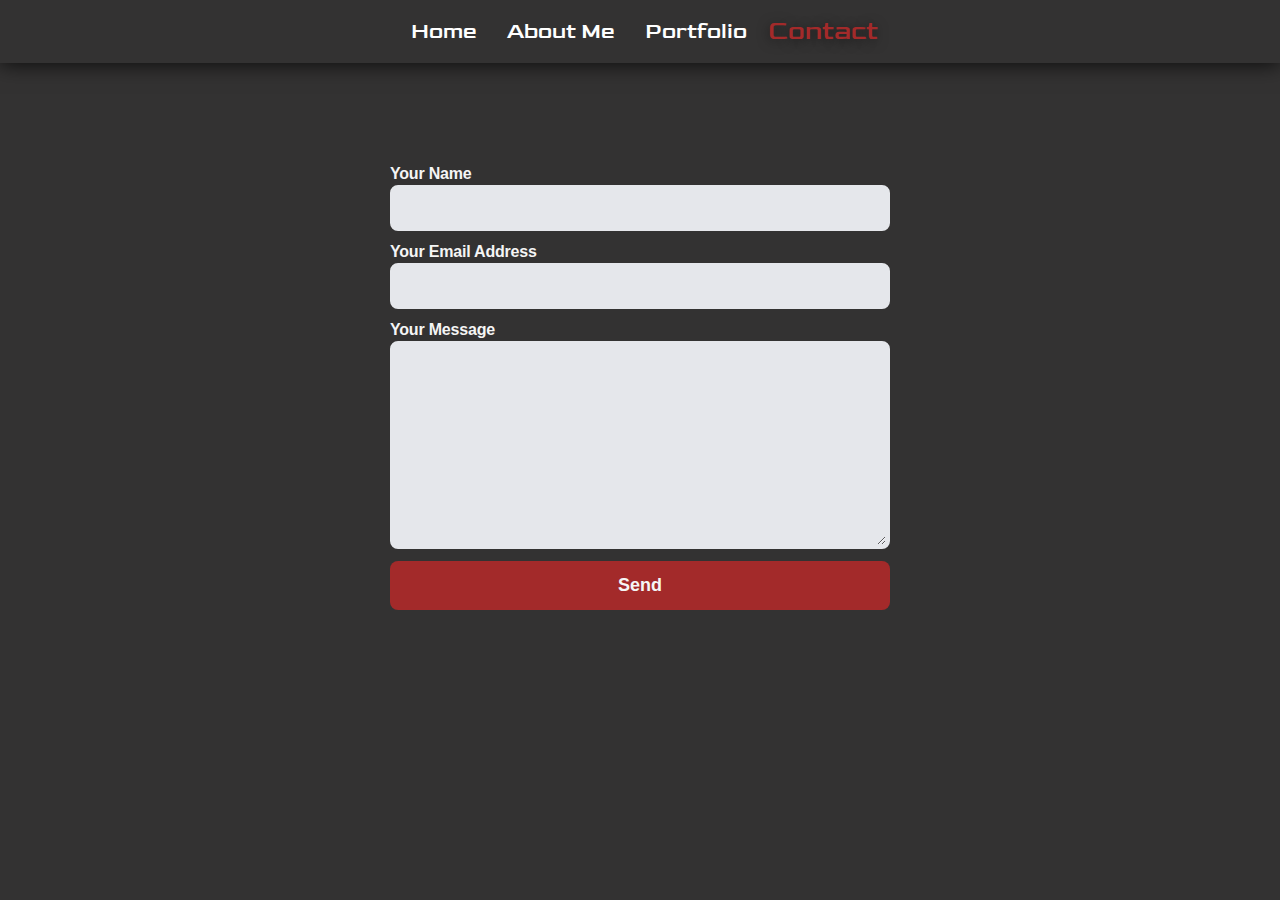
<file: contact.html>
<!DOCTYPE html>
<html lang="en">
<head>
    <meta name="viewport" content="width=device-width, initial-scale1.0">
    <meta http-equiv="X-UA-Compatible" content="ie=edge" />
    <meta charset="UTF-8" />

    <title>Nico Rocco</title>

    <link rel="preconnect" href="https://fonts.googleapis.com">
    <link rel="preconnect" href="https://fonts.gstatic.com" crossorigin>
    <link href="https://fonts.googleapis.com/css2?family=Poiret+One&family=Rethink+Sans:ital,wght@0,400..800;1,400..800&display=swap" rel="stylesheet">

    <link rel="preconnect" href="https://fonts.googleapis.com">
    <link rel="preconnect" href="https://fonts.gstatic.com" crossorigin>
    <link href="https://fonts.googleapis.com/css2?family=Rethink+Sans:ital,wght@0,400..800;1,400..800&display=swap" rel="stylesheet">

    <link rel="preconnect" href="https://fonts.googleapis.com">
    <link rel="preconnect" href="https://fonts.gstatic.com" crossorigin>
    <link href="https://fonts.googleapis.com/css2?family=Playball&family=Poiret+One&family=Rethink+Sans:ital,wght@0,400..800;1,400..800&display=swap" rel="stylesheet">

    <link rel="preconnect" href="https://fonts.googleapis.com">
    <link rel="preconnect" href="https://fonts.gstatic.com" crossorigin>
    <link href="https://fonts.googleapis.com/css2?family=Electrolize&family=Goldman:wght@400;700&display=swap" rel="stylesheet">
    
    <link rel="stylesheet" href="stylesheet.css">
    <link rel="stylesheet" href="mobilestyle.css">
</head>

<header>


    
    


</header>

<body class="contactpage">

        <nav class="navlinksportfolio">
           <ul>
            <li><a href="index.html" class="top"><h3>Home</h3></a></li>
            <li><a href="aboutme.html" class="top"><h3>About Me</h3></a></li>
            <li><a href="portfolio.html" class="top"><h3>Portfolio</h3></a></li>
            <div class="active"><li><a href="contact.html" class="top"><h3>Contact</h3></a></li></div>
           </ul> 
        </nav>
    
        <div class="formcarry-container">
            <form action="https://formcarry.com/s/Csdd1RBzW1m" method="POST" class="formcarry-form">
              <label for="name">Your Name</label>
              <input type="text" id="name" name="fullName" required />
      
              <label for="email">Your Email Address</label>
              <input type="email" id="email" name="email" required />
      
              <label for="message">Your Message</label>
              <textarea name="message" id="message" cols="30" rows="10"></textarea>
      
              <button type="submit">Send</button>
            </form>
          </div>



    </div>















</body>

</html>
</file>
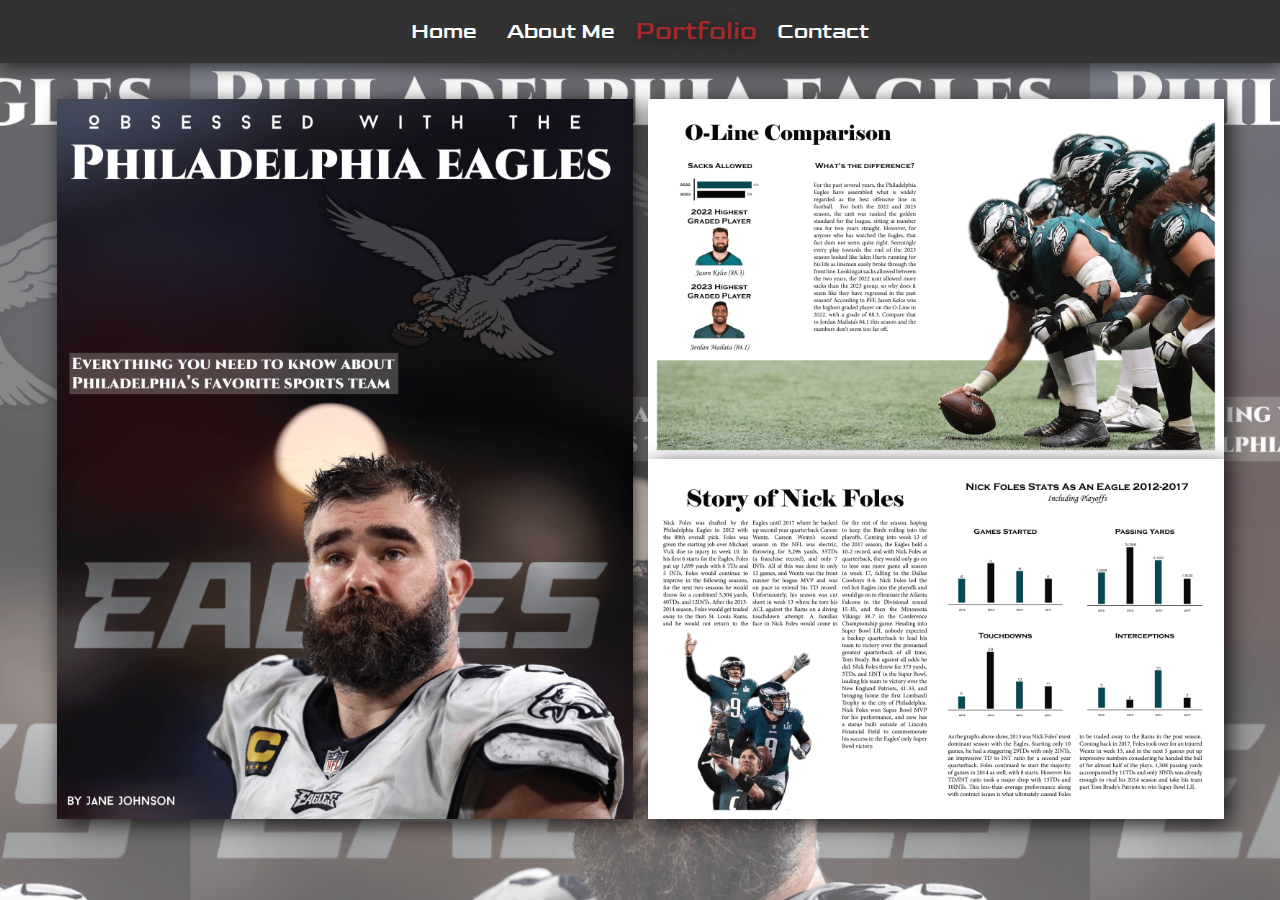
<file: eagles.html>
<div class="scroll-watcher"></div>
<!DOCTYPE html>
<html lang="en">
<head>
    <meta name="viewport" content="width=device-width, initial-scale1.0">
    <title>Nico Rocco</title>

    <link rel="preconnect" href="https://fonts.googleapis.com">
    <link rel="preconnect" href="https://fonts.gstatic.com" crossorigin>
    <link href="https://fonts.googleapis.com/css2?family=Poiret+One&family=Rethink+Sans:ital,wght@0,400..800;1,400..800&display=swap" rel="stylesheet">

    <link rel="preconnect" href="https://fonts.googleapis.com">
    <link rel="preconnect" href="https://fonts.gstatic.com" crossorigin>
    <link href="https://fonts.googleapis.com/css2?family=Rethink+Sans:ital,wght@0,400..800;1,400..800&display=swap" rel="stylesheet">

    <link rel="preconnect" href="https://fonts.googleapis.com">
    <link rel="preconnect" href="https://fonts.gstatic.com" crossorigin>
    <link href="https://fonts.googleapis.com/css2?family=Playball&family=Poiret+One&family=Rethink+Sans:ital,wght@0,400..800;1,400..800&display=swap" rel="stylesheet">

    <link rel="preconnect" href="https://fonts.googleapis.com">
    <link rel="preconnect" href="https://fonts.gstatic.com" crossorigin>
    <link href="https://fonts.googleapis.com/css2?family=Electrolize&family=Goldman:wght@400;700&display=swap" rel="stylesheet">

    
    <link rel="stylesheet" href="stylesheet.css">
    <link rel="stylesheet" href=""mobilestyle.css>
</head>

<header>



</header>

<body class="eagpage">

        <nav class="navlinksportfolio">
            
           
            <ul>
            <li><a href="index.html" class="top"><h3>Home</h3></a></li>
            <li><a href="aboutme.html" class="top"><h3>About Me</h3></a></li>
            <div class="active"><li><a href="portfolio.html" class="top"><h3>Portfolio</h3></a></li></div>
            <li><a href="contact.html" class="top"><h3>Contact</h3></a></li>
           </ul> 
        </nav>

        <div class="imageholdereagles">
            <div class="eaglefirst"><img src="images2/spreadmainpage.png"></div>
            <div class="eaglebottom">
            <div class="eaglelasttop"><img src="images2/spreadpage.png"></div>
            <div class="eaglelastbot"><img src="images2/spreadlast.png"></div>
            </div>
        </div>

        <div class="infotext">

        </div>











</body>

</html>
</file>
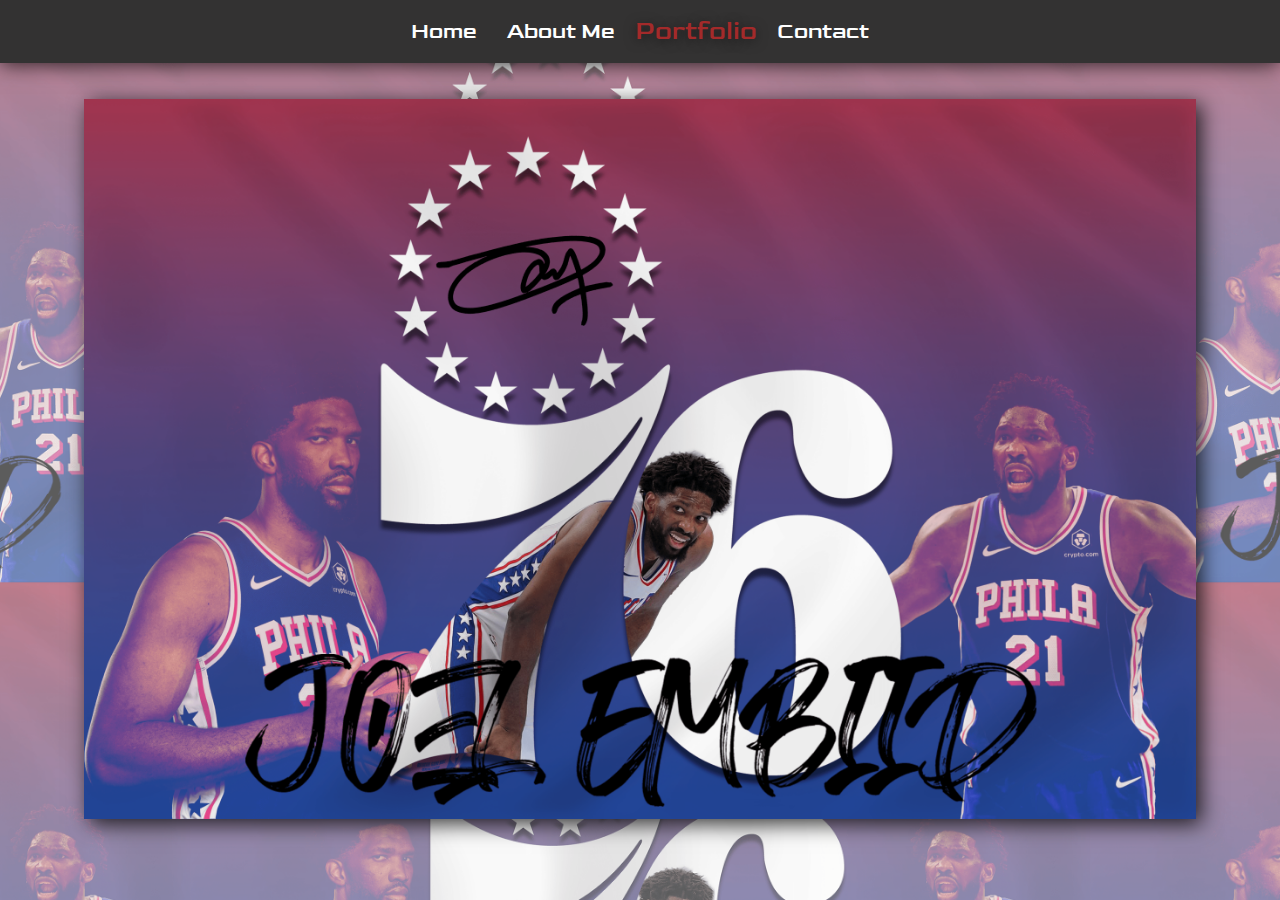
<file: embiid.html>
<div class="scroll-watcher"></div>
<!DOCTYPE html>
<html lang="en">
<head>
    <meta name="viewport" content="width=device-width, initial-scale1.0">
    <title>Nico Rocco</title>

    <link rel="preconnect" href="https://fonts.googleapis.com">
    <link rel="preconnect" href="https://fonts.gstatic.com" crossorigin>
    <link href="https://fonts.googleapis.com/css2?family=Poiret+One&family=Rethink+Sans:ital,wght@0,400..800;1,400..800&display=swap" rel="stylesheet">

    <link rel="preconnect" href="https://fonts.googleapis.com">
    <link rel="preconnect" href="https://fonts.gstatic.com" crossorigin>
    <link href="https://fonts.googleapis.com/css2?family=Rethink+Sans:ital,wght@0,400..800;1,400..800&display=swap" rel="stylesheet">

    <link rel="preconnect" href="https://fonts.googleapis.com">
    <link rel="preconnect" href="https://fonts.gstatic.com" crossorigin>
    <link href="https://fonts.googleapis.com/css2?family=Playball&family=Poiret+One&family=Rethink+Sans:ital,wght@0,400..800;1,400..800&display=swap" rel="stylesheet">

    <link rel="preconnect" href="https://fonts.googleapis.com">
    <link rel="preconnect" href="https://fonts.gstatic.com" crossorigin>
    <link href="https://fonts.googleapis.com/css2?family=Electrolize&family=Goldman:wght@400;700&display=swap" rel="stylesheet">

    
    <link rel="stylesheet" href="stylesheet.css">
    <link rel="stylesheet" href=""mobilestyle.css>
</head>

<header>



</header>

<body class="embiidpage">

        <nav class="navlinksportfolio">
            
           
            <ul>
            <li><a href="index.html" class="top"><h3>Home</h3></a></li>
            <li><a href="aboutme.html" class="top"><h3>About Me</h3></a></li>
            <div class="active"><li><a href="portfolio.html" class="top"><h3>Portfolio</h3></a></li></div>
            <li><a href="contact.html" class="top"><h3>Contact</h3></a></li>
           </ul> 
        </nav>

        <div class="imageholder">
            <img src="images1/embiid.png">
        </div>

        <div class="infotext">

        </div>











</body>

</html>
</file>
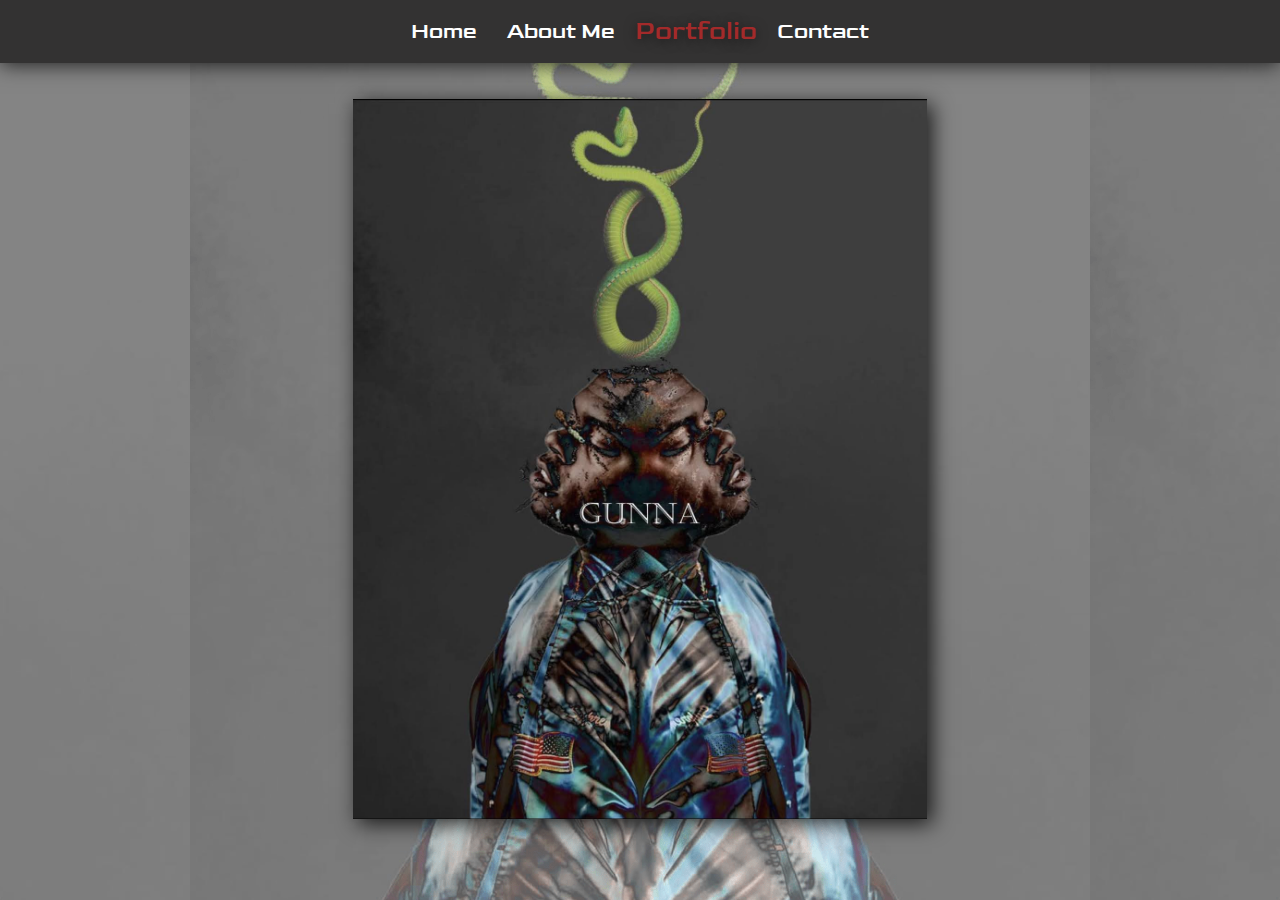
<file: gunna.html>
<div class="scroll-watcher"></div>
<!DOCTYPE html>
<html lang="en">
<head>
    <meta name="viewport" content="width=device-width, initial-scale1.0">
    <title>Nico Rocco</title>

    <link rel="preconnect" href="https://fonts.googleapis.com">
    <link rel="preconnect" href="https://fonts.gstatic.com" crossorigin>
    <link href="https://fonts.googleapis.com/css2?family=Poiret+One&family=Rethink+Sans:ital,wght@0,400..800;1,400..800&display=swap" rel="stylesheet">

    <link rel="preconnect" href="https://fonts.googleapis.com">
    <link rel="preconnect" href="https://fonts.gstatic.com" crossorigin>
    <link href="https://fonts.googleapis.com/css2?family=Rethink+Sans:ital,wght@0,400..800;1,400..800&display=swap" rel="stylesheet">

    <link rel="preconnect" href="https://fonts.googleapis.com">
    <link rel="preconnect" href="https://fonts.gstatic.com" crossorigin>
    <link href="https://fonts.googleapis.com/css2?family=Playball&family=Poiret+One&family=Rethink+Sans:ital,wght@0,400..800;1,400..800&display=swap" rel="stylesheet">

    <link rel="preconnect" href="https://fonts.googleapis.com">
    <link rel="preconnect" href="https://fonts.gstatic.com" crossorigin>
    <link href="https://fonts.googleapis.com/css2?family=Electrolize&family=Goldman:wght@400;700&display=swap" rel="stylesheet">

    
    <link rel="stylesheet" href="stylesheet.css">
    <link rel="stylesheet" href=""mobilestyle.css>
</head>

<header>



</header>

<body class="gunnapage">

        <nav class="navlinksportfolio">
            
           
            <ul>
            <li><a href="index.html" class="top"><h3>Home</h3></a></li>
            <li><a href="aboutme.html" class="top"><h3>About Me</h3></a></li>
            <div class="active"><li><a href="portfolio.html" class="top"><h3>Portfolio</h3></a></li></div>
            <li><a href="contact.html" class="top"><h3>Contact</h3></a></li>
           </ul> 
        </nav>

        <div class="imageholder">
            <img src="images1/gunna.jpg">
        </div>

        <div class="infotext">

        </div>











</body>

</html>
</file>
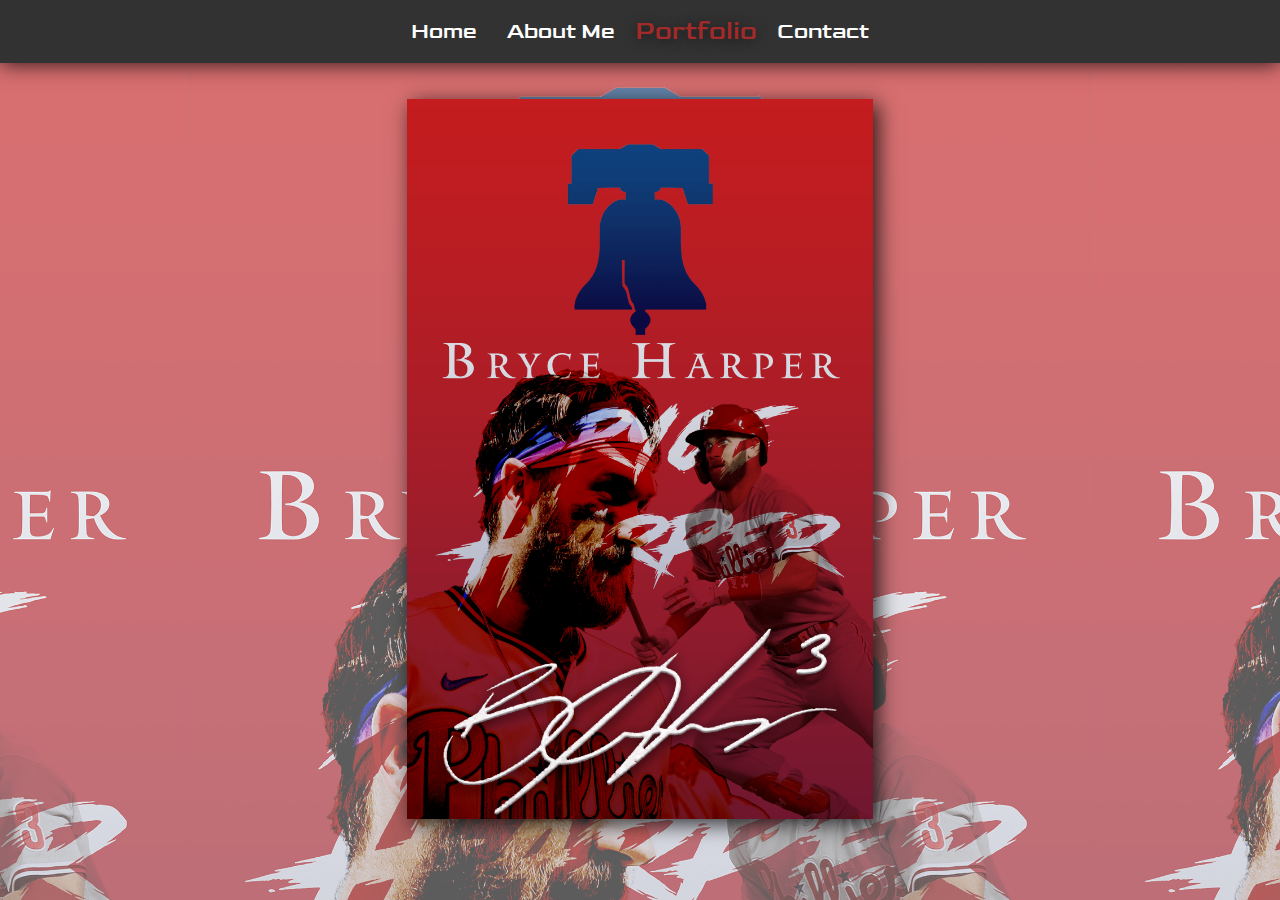
<file: harper.html>
<div class="scroll-watcher"></div>
<!DOCTYPE html>
<html lang="en">
<head>
    <meta name="viewport" content="width=device-width, initial-scale1.0">
    <title>Nico Rocco</title>

    <link rel="preconnect" href="https://fonts.googleapis.com">
    <link rel="preconnect" href="https://fonts.gstatic.com" crossorigin>
    <link href="https://fonts.googleapis.com/css2?family=Poiret+One&family=Rethink+Sans:ital,wght@0,400..800;1,400..800&display=swap" rel="stylesheet">

    <link rel="preconnect" href="https://fonts.googleapis.com">
    <link rel="preconnect" href="https://fonts.gstatic.com" crossorigin>
    <link href="https://fonts.googleapis.com/css2?family=Rethink+Sans:ital,wght@0,400..800;1,400..800&display=swap" rel="stylesheet">

    <link rel="preconnect" href="https://fonts.googleapis.com">
    <link rel="preconnect" href="https://fonts.gstatic.com" crossorigin>
    <link href="https://fonts.googleapis.com/css2?family=Playball&family=Poiret+One&family=Rethink+Sans:ital,wght@0,400..800;1,400..800&display=swap" rel="stylesheet">

    <link rel="preconnect" href="https://fonts.googleapis.com">
    <link rel="preconnect" href="https://fonts.gstatic.com" crossorigin>
    <link href="https://fonts.googleapis.com/css2?family=Electrolize&family=Goldman:wght@400;700&display=swap" rel="stylesheet">

    
    <link rel="stylesheet" href="stylesheet.css">
    <link rel="stylesheet" href=""mobilestyle.css>
</head>

<header>



</header>

<body class="harperpage">

        <nav class="navlinksportfolio">
            
           
            <ul>
            <li><a href="index.html" class="top"><h3>Home</h3></a></li>
            <li><a href="aboutme.html" class="top"><h3>About Me</h3></a></li>
            <div class="active"><li><a href="portfolio.html" class="top"><h3>Portfolio</h3></a></li></div>
            <li><a href="contact.html" class="top"><h3>Contact</h3></a></li>
           </ul> 
        </nav>

        <div class="imageholder">
            <img src="images1/harper.png">
        </div>

        <div class="infotext">

        </div>











</body>

</html>
</file>
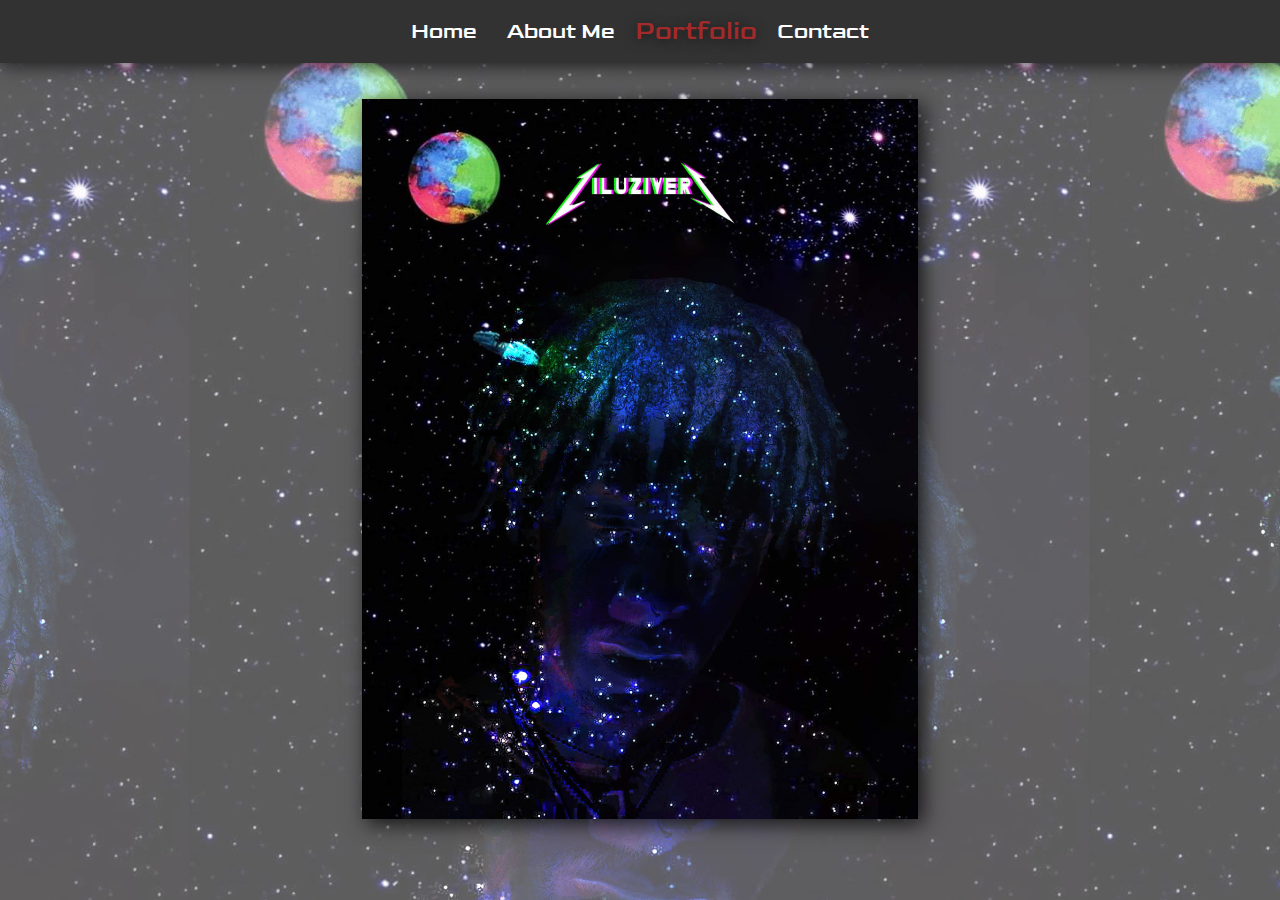
<file: uzi.html>
<div class="scroll-watcher"></div>
<!DOCTYPE html>
<html lang="en">
<head>
    <meta name="viewport" content="width=device-width, initial-scale1.0">
    <title>Nico Rocco</title>

    <link rel="preconnect" href="https://fonts.googleapis.com">
    <link rel="preconnect" href="https://fonts.gstatic.com" crossorigin>
    <link href="https://fonts.googleapis.com/css2?family=Poiret+One&family=Rethink+Sans:ital,wght@0,400..800;1,400..800&display=swap" rel="stylesheet">

    <link rel="preconnect" href="https://fonts.googleapis.com">
    <link rel="preconnect" href="https://fonts.gstatic.com" crossorigin>
    <link href="https://fonts.googleapis.com/css2?family=Rethink+Sans:ital,wght@0,400..800;1,400..800&display=swap" rel="stylesheet">

    <link rel="preconnect" href="https://fonts.googleapis.com">
    <link rel="preconnect" href="https://fonts.gstatic.com" crossorigin>
    <link href="https://fonts.googleapis.com/css2?family=Playball&family=Poiret+One&family=Rethink+Sans:ital,wght@0,400..800;1,400..800&display=swap" rel="stylesheet">

    <link rel="preconnect" href="https://fonts.googleapis.com">
    <link rel="preconnect" href="https://fonts.gstatic.com" crossorigin>
    <link href="https://fonts.googleapis.com/css2?family=Electrolize&family=Goldman:wght@400;700&display=swap" rel="stylesheet">

    
    <link rel="stylesheet" href="stylesheet.css">
    <link rel="stylesheet" href=""mobilestyle.css>
</head>

<header>



</header>

<body class="uzipage">

        <nav class="navlinksportfolio">
            
           
            <ul>
            <li><a href="index.html" class="top"><h3>Home</h3></a></li>
            <li><a href="aboutme.html" class="top"><h3>About Me</h3></a></li>
            <div class="active"><li><a href="portfolio.html" class="top"><h3>Portfolio</h3></a></li></div>
            <li><a href="contact.html" class="top"><h3>Contact</h3></a></li>
           </ul> 
        </nav>

        <div class="imageholder">
            <img src="images2/uzi.JPG">
        </div>

        <div class="infotext">

        </div>











</body>

</html>
</file>
<file: stylesheet.css>
/*@media screen and (min-width:600px) {*/
html {
    scroll-behavior: smooth;
} 


@view-transition {
    navigation: auto;
}

@keyframes blur-out {
    from {
        filter: blur(0px);
        transform: scale(1);
        opacity: 1;
    }

    to {
        filter: blur(20px);
        transform: scale(1.2);
        opacity: 0;
    }
    
}

::-webkit-scrollbar {
    display: none;
}

::view-transition-old(root) {
    animation: .4s ease-out both blur-out;
}

::view-transition-new(root) {
    animation: .4s ease-in both blur-in;
}

@keyframes blur-in {
    from {
        filter: blur(20px);
        transform: scale(1.2);
        opacity: 0;
    }

    to {
        filter: blur(0px);
        transform: scale(1);
        opacity: 1;
    }
}

.poiret-one-regular {
    font-family: "Poiret One", sans-serif;
    font-weight: 400;
    font-style: normal;
}
      
.playball-regular {
    font-family: "Playball", cursive;
    font-weight: 400;
    font-style: normal;
  }


.orbitron {
  font-family: "Orbitron", sans-serif;
  font-optical-sizing: auto;
  font-weight: 400;
  font-style: normal;
}

.electrolize-regular {
    font-family: "Electrolize", sans-serif;
    font-weight: 400;
    font-style: normal;
  }

.goldman-regular {
    font-family: "Goldman", sans-serif;
    font-weight: 400;
    font-style: normal;
  }
  
.goldman-bold {
    font-family: "Goldman", sans-serif;
    font-weight: 700;
    font-style: normal;
  }
  
  
  

h1 {
    font-family: "Orbitron", sans-serif;
    font-weight: 700;
    font-style: normal;
    display: inline-block;
    position: relative;
    color: whitesmoke;
    font-size: 50px;
}

h2 {
    font-family: "Playball", cursive;
    font-weight: 400;
    font-style: normal;
}

.heading h2 {
    font-family: "Orbitron", sans-serif;
    font-weight: 700;
    font-style: normal;
}

.rethink-sans {
    font-family: "Rethink Sans", sans-serif;
    font-optical-sizing: auto;
    font-weight: 400;
    font-style: normal;
  }

h6 {
    font-family: "Electrolize", sans-serif;
    font-weight: 400;
    font-size: 3em;
    font-style: normal;
    color: whitesmoke;
}

h3 {
    font-family: "Goldman", sans-serif;
    font-weight: 400;
    font-style: normal;
    display: inline-block;
    position: relative;
    color: white;
    font-size: 22px;
    transition: all .2s ease-in-out;
}

h3::after {
    content: '';
    position: absolute;
    width: 100%;
    transform: scaleX(0);
    height: 2px;
    bottom: 0;
    left: 0;
    background-color: white;
    transform-origin: bottom right;
    transition: transform 0.25s ease-out;
}

h3:hover::after {
    transform: scaleX(1.0);
    transform-origin: bottom left;
}

h3:hover{
    transform: scale(1.05);
    color: #a32a2a;
}

h5 {
    color: whitesmoke;
}


.top {
    color: black;
    cursor: pointer;
    text-decoration: none;
}



/*.navlinks {
    display: flex;
    flex-flow: row;
    position: sticky;
    top: 0;
    overflow: hidden;
    justify-content: center;
    align-items: center;
    height: 80px;
    width: 100%;
    border-bottom: solid;
    border-color: black;

}*/

.navlinksportfolio {
    background-color: #333232;
    width: 100vw;
    min-height: 7vh;
    overflow: hidden;
    position: sticky;
    top: 0;
    box-shadow: 0px 1px 20px rgba(0, 0, 0, 0.8);
    z-index: 1;
    
}

.navlinksportfolio ul{
    /*border-bottom: solid;
    border-color: black;*/
    list-style-type: none;
    display: inline-flex;
    width: 100vw;
    justify-content: center;
    /*margin: 0px; */

}

.navlinksportfolio a{
    color: whitesmoke;
    text-decoration: none;
    padding: 15px;
    display: block;
    text-align: center;


}

.navlinksportfolio li{
    float: left;

}

/*.scroll-watcher {
    height: 2px;
    position: fixed;
    top: 0;
    z-index: 2;
    background-color: #333232;
    width: 100%;
    scale: 0 1;
    box-shadow: 0px 5px 10px rgba(255, 255, 255, 0.3);
    
    animation: scroll-watcher linear;
    animation-timeline: scroll();
}*/

@keyframes scroll-watcher {
    to { scale: 1 1;}
}


nav {
    display: flex;
    flex-flow: row;
    align-items: center;
    width: 50%;
    justify-content: space-evenly;

}

body {
    height: 2000px;
    background-color: #333232;

    

}

.homepage {
    /*background-image: url(images/background.png);
    background-size: cover;
    background-position: center;
    background-attachment: fixed;
    margin: 0;*/
    
    /*background: linear-gradient(135deg, #ff7eb3, #ff758c);
    clip-path: polygon(0 0, 100% 0, 100% 85%, 0 100%);
    margin: 0;
    height: 100vh;*/

    /*background-color: #333232;
    background-image: url("data:image/svg+xml,%3Csvg xmlns='http://www.w3.org/2000/svg' width='80' height='105' viewBox='0 0 80 105'%3E%3Cg fill-rule='evenodd'%3E%3Cg id='death-star' fill='%231e1e1e' fill-opacity='0.1'%3E%3Cpath d='M20 10a5 5 0 0 1 10 0v50a5 5 0 0 1-10 0V10zm15 35a5 5 0 0 1 10 0v50a5 5 0 0 1-10 0V45zM20 75a5 5 0 0 1 10 0v20a5 5 0 0 1-10 0V75zm30-65a5 5 0 0 1 10 0v50a5 5 0 0 1-10 0V10zm0 65a5 5 0 0 1 10 0v20a5 5 0 0 1-10 0V75zM35 10a5 5 0 0 1 10 0v20a5 5 0 0 1-10 0V10zM5 45a5 5 0 0 1 10 0v50a5 5 0 0 1-10 0V45zm0-35a5 5 0 0 1 10 0v20a5 5 0 0 1-10 0V10zm60 35a5 5 0 0 1 10 0v50a5 5 0 0 1-10 0V45zm0-35a5 5 0 0 1 10 0v20a5 5 0 0 1-10 0V10z' /%3E%3C/g%3E%3C/g%3E%3C/svg%3E");*/

    background: rgb(51,50,50);
    background: linear-gradient(135deg, rgba(51,50,50,1) 0%, rgba(78,21,28,1) 50%, rgba(0,0,0,1) 100%);
    border-radius: 15px;
    width: 100%;
}

* {
    box-sizing: border-box;
    margin: 0;
    padding: 0;
    font-family: Arial, Helvetica, sans-serif;
}


.wrapper {
    width: 100%;
    height: 100vh;
    display: flex;
    align-items: center;
    justify-content: center;
}

.container {
    height: 500px;
    display: flex;
    flex-wrap: nowrap;
    justify-content: start;
}


.containertwo {
    display: flex;
    flex-direction: column;
    justify-content: center;
    align-items: center;
    text-align: center;
    margin: 20px 20px 0px 20px;
}

.containertwo .heading {
    width: 50vw;
    margin-bottom: 3vh;
    margin-top: 3vh;
}

.containertwo .heading h2 {
    font-size: 5em;
    padding-bottom: 10px;
    font-weight: bolder; 
    color: whitesmoke;
}

.containertwo .box {
    display: flex;
    flex-direction: row;
    justify-content: space-between;
}

.containertwo .box .dream {
    display: flex;
    flex-direction: column;
    width: 32.5%;
}

.containertwo .box .dream img {
    width: 100%;
    margin-bottom: 15px;
    border-radius: 5px;
    transition: all .2s ease-in-out;
}

.containertwo .box .dream img:hover {
    transform: scale(1.05);
    cursor: pointer;

}
.containertwo .box .dream img:hover::after {
    transform: scaleX(1.0);

}

@media (prefers-reduced-motion: no-preference) {
    .dream img {
        animation: fade-in linear forwards;
        animation-timeline: view();
        animation-range-start: cover;
        animation-range-end: 500px;
    }
}
@keyframes fade-in {
    from {scale: .8; opacity: 0;}
    to {scale: 1; opacity: 1;}
}


.containertwo .btn {
    margin: 40px 70px 0;
    background: whitesmoke;
    padding: 15px 40px;
    border-radius: 5px;
    margin-bottom: 20px;
}
    
.containertwo .btn a{
    color: #222;
    font-size: 1.2em;
    text-decoration: none;
    font-weight: bolder;
    letter-spacing: 1px;
}

.topabme {
    display: flex;
    flex-flow: row;
    width: 100vw;
    height: 59vh;
    background-image: url(images2/webbanner.png);
    background-position: top;
    background-attachment: fixed;
}

.mainabmereal {
    display: flex;
    justify-content: center;
    flex-flow: row;
    width: 100vw; 
    margin-top: 5vh;
}

.mainabmereal p {
    padding: 10px;
    line-height: 2;
    word-spacing: 1;
    font-family: "Orbitron", sans-serif;
    font-optical-sizing: auto;
    font-weight: 400;
    font-style: normal;
    color: whitesmoke;
    text-align: justify;
}

.signature {
    display: block;
    margin-left: 50px;
    margin-top: 48vh;
}

svg path {
    fill: transparent;
    stroke: #fff;
    stroke-width: 0.1;
    stroke-dasharray: 270;
    stroke-dashoffset: 270;
    animation: textAnimation 2s ease-in-out 1 forwards;
}

@keyframes textAnimation {
    0% {
        stroke-dashoffset: 270;
    }

    80% {
        fill: transparent;
    }

    100% {
        fill: #fff;
        stroke-dashoffset: 0;
    }
}

.rightside {
    display: flex;
    flex-flow: column;
    width: 47vw;
    padding-left: 10px;
    justify-content: right;

}

.leftside {
    display: flex;
    flex-flow: column;
    width: 47vw;
    padding-right: 10px;
    justify-content: left;
}

.bottomabme {
    display: flex;
    flex-flow: column;
    align-items: center;
    box-shadow: 0px -50px 60px 0px rgba(0, 0, 0, 0.8);
}

.scroller {
    display: flex;
    align-items: center;
    max-width: 900px;
}

.scroller[data-animated=true] {
    overflow: hidden;
    -webkit-mask: linear-gradient(
        90deg, 
        transparent,
        white 20%, 
        white 80%, 
        transparent
        );
    
        mask: linear-gradient(
        90deg, 
        transparent,
        white 20%, 
        white 80%, 
        transparent
        );
    /*mask: linear-gradient(90deg, transparent, white);*/
}

.scroller[data-animated=true] .scrollerinner {
    width: max-content;
    flex-wrap: nowrap;
    animation: scroll 40s linear infinite;
}

@keyframes scroll {
    to {
        transform: translate(calc(-50% - .5rem));
    }
}

.scrollerinner {
    display: flex;
    flex-flow: row;
    flex-wrap: wrap;
    justify-content: center;
    align-items: center;
    gap: 1rem;
    padding-block: 1rem;
}

.bottomabme h6 {
    text-align: center;
    margin-top: 20px;
    margin-bottom: 20px;
}

.scroller ul {
    list-style-type: none;
    /*background-color: blue;*/
}

.scroller li {
    padding: 20px;
    text-align: center;
    letter-spacing: 1px;
    /*background-color: red;*/
}


.scroller p {
    color: whitesmoke;
    font-family: "Electrolize", sans-serif;
    font-weight: 400;
    font-style: normal;
    font-size: 1.5em;
}

.experience p {
    color: whitesmoke;
    font-family: "Electrolize", sans-serif;
    font-weight: 400;
    font-style: normal;
    font-size: 1em;
}

.experience {
    display: flex;
    flex-flow: column;
    width: 100%;
    font-family: "Electrolize", sans-serif;
    font-weight: 400;
    font-size: 1em;
    font-style: bolder;
    color: whitesmoke;
}

.experienceparent {
    display: flex;
    flex-flow: row;
    height: 1000px;
}

.experienceleft {
    display: flex;
    flex-flow: column;
    width: 50%;
    height: 500px;
    padding-left: 20px;
    padding-right: 20px;
    margin-top: 20px;
    border-right: 2px solid whitesmoke;
}

.experienceright {
    display: flex;
    flex-flow: column;
    width: 40%;
    height: 500px;
    padding-left: 20px;
    padding-right: 20px;
    margin-top: 20px; 

}

.experienceleft h5 {
    font-family: "Electrolize", sans-serif;
    font-weight: 400;
    font-size: 3em;
    font-style: bolder;
    color: whitesmoke;
    margin-bottom: 20px;
    text-align: center;
}

.experienceleft li {
    font-size: 1.2em;
}


.abme {
    display: flex;
    flex-flow: column;
}

.active h3 {
    color: #a32a2a;
    transform: scale(1.2);
    text-shadow: 0px 1px 10px rgba(0, 0, 0, 0.5);

}

.active h3:hover::after {
    transform: scaleX(1.0);
}

.active h3::after {
    content: '';
    position: absolute;
    width: 100%;
    height: 2px;
    bottom: 0;
    left: 0;
    background-color: white;
}

.active h3:hover{
    color: #a32a2a;
}



@media only screen and (max-width:769px) {
   
   
    .containertwo .box {
        flex-direction: column;
    }

    .containertwo .box .dream {
        width: 100%;
    }


}

@media only screen and (max-width:648px) {
   
    nav {
        display: flex;
        flex-flow: row;
        align-items: center;
        width: 100%;
        justify-content: space-evenly;
    
    }
    


}

@import url("https://fonts.googleapis.com/css2?family=Inter:wght@400;700&display=swap");

/* 
  CONTACT FORM EXAMPLE FOR FORMCARRY

  IMPORTANT NOTE:
  PLEASE ADD formcarry-form class to your form element
  to apply the styles.
*/

.formcarry-container * {
  box-sizing: border-box;
	font-family: "Inter", sans-serif;

  /* colors */
  --color-blue: #2552d0;
  --color-light-blue: #3266e3;
  --color-gray: #e5e7eb;
  --color-dark-gray: #9da3ae;
  --color-pink: #edadd2;
}

.contactpage {
    height: auto;
}

.formcarry-container {
  /* container */
  --c-width: 50%;
  --c-max-width: 500px;

  width: var(--c-width);
  max-width: var(--c-max-width);
  display: block;
  margin: 10vh auto 0 auto;
}

.formcarry-form label {
  display: block;
  padding: 12px 0 2px 0;
  letter-spacing: -0.2px;
  cursor: pointer;
  font-size: 16px;
  font-weight: 700;
}

.formcarry-form input,
.formcarry-form textarea {
  font-size: 16px;
  display: block;
  width: 100%;
  padding: 10px;
  background-color: var(--color-gray);
  border: none;
  border: 4px solid var(--color-gray);
  outline: none;
  border-radius: 8px;
  color: var(--color-dark-gray);
}

.formcarry-form input:focus,
.formcarry-form textarea:focus {
  background-color: #fff;
  color: var(--color-dark-gray);
}

.formcarry-form input:focus:required:invalid {
  border-color: #a32a2a;
  background-color: #fff;
}

.formcarry-form button {
  display: block;
  margin-top: 12px;
  width: 100%;
  padding: 12px 20px;
  border-radius: 8px;
    border-color: transparent;
  background-color: #a32a2a;
  color: whitesmoke;
  font-weight: 700;
  font-size: 18px;

  transition: 300ms all;
}

.formcarry-form button:hover {
  background-color: #ba2a2a;
  cursor: pointer;
}

.formcarry-alert {
  padding: 12px;
  border-radius: 10px;
  color: #fff;
  font-size: 14px;
  font-weight: 400;
  margin-top: 12px;
  display: none;
}

.formcarry-alert.visible {
  display: block;
}

.formcarry-alert.success {
  background: #69cf9d;
}

.formcarry-alert.error {
  background: #de524c;
}

.formcarry-container label {
    color: whitesmoke;
}

.imageholder {
    display: flex;
    justify-content: center;
    height: 80vh;
    margin-top: 4vh;
}

.imageholder img {
    box-shadow: 5px 5px 20px 0px rgba(0, 0, 0, 0.8);

}

.imageholdereagles {
    display: flex;
    justify-content: center;
    margin-top: 4vh;
}

.imageholdereagles img {
    box-shadow: 5px 5px 20px 0px rgba(0, 0, 0, 0.8);

}

.eaglefirst {
    display: flex;
    height: 80vh;
    padding-right: 15px;
    justify-content: center;

}

.eaglelasttop {
    display: flex;
    height: 40vh;
}

.eaglelastbot {
    display: flex;
    height: 40vh;

}

.eaglebottom {
    display: block;
}

.infotext {
    display: flex;
    justify-content: center;
    margin-top: 50px;
}

.info {
    font-family: "Electrolize", sans-serif;
    font-weight: 400;
    font-style: normal;
    font-size: 1em;
    color: whitesmoke;
}


/*.proppage .stpage .eagpage .eldenpage .barkpage .harperpage .gunnapage .uzipage .embiidpage {
    background-position: top;
    background-attachment: fixed;
    height: 100vh;
    background-size: 100vh;
}*/

.proppage {
    background-image: url(images2/propagandaback.png);
    background-position: top;
    background-attachment: fixed;
    height: 100vh;
    background-size: 100vh;
}

.porschepage {
    background-image: url(images1/porscheback.png);
    background-position: top;
    background-attachment: fixed;
    height: 100vh;
    background-size: 100vh;
}

.eagpage{
    background-image: url(images2/spreadmainpageback.png);
    background-position: top;
    background-attachment: fixed;
    height: 100vh;
    background-size: 100vh;
}

.eldenpage{
    background-image: url(images1/eldenringback.png);
    background-position: top;
    background-attachment: fixed;
    height: 100vh;
    background-size: 100vh;

}

.barkpage {
    background-image: url(images2/saquonback.png);
    background-position: top;
    background-attachment: fixed;
    height: 100vh;
    background-size: 100vh;
}

.harperpage {
    background-image: url(images1/harperback.png);
    background-position: top;
    background-attachment: fixed;
    height: 100vh;
    background-size: 100vh;
}

.gunnapage {
    background-image: url(images1/gunnaback.png);
    background-position: top;
    background-attachment: fixed;
    height: 100vh;
    background-size: 100vh;
}

.uzipage {
    background-image: url(images2/uziback.png);
    background-position: top;
    background-attachment: fixed;
    height: 100vh;
    background-size: 100vh;
}

.embiidpage {
    background-image: url(images1/embiidback.png);
    background-position: top;
    background-attachment: fixed;
    height: 100vh;
    background-size: 100vh;
}


/*}*/
</file>
<file: mobilestyle.css>
@media screen and (max-width: 600px) {

    html {
        scroll-behavior: smooth;
    } 
    
    
    @view-transition {
        navigation: auto;
    }
    
    @keyframes blur-out {
        from {
            filter: blur(0px);
            transform: scale(1);
            opacity: 1;
        }
    
        to {
            filter: blur(20px);
            transform: scale(1.2);
            opacity: 0;
        }
        
    }
    
    ::-webkit-scrollbar {
        display: none;
    }
    
    ::view-transition-old(root) {
        animation: .4s ease-out both blur-out;
    }
    
    ::view-transition-new(root) {
        animation: .4s ease-in both blur-in;
    }
    
    @keyframes blur-in {
        from {
            filter: blur(20px);
            transform: scale(1.2);
            opacity: 0;
        }
    
        to {
            filter: blur(0px);
            transform: scale(1);
            opacity: 1;
        }
    }
    
    .poiret-one-regular {
        font-family: "Poiret One", sans-serif;
        font-weight: 400;
        font-style: normal;
    }
          
    .playball-regular {
        font-family: "Playball", cursive;
        font-weight: 400;
        font-style: normal;
      }
    
    
    .orbitron {
      font-family: "Orbitron", sans-serif;
      font-optical-sizing: auto;
      font-weight: 400;
      font-style: normal;
    }
    
    .electrolize-regular {
        font-family: "Electrolize", sans-serif;
        font-weight: 400;
        font-style: normal;
      }
    
    .goldman-regular {
        font-family: "Goldman", sans-serif;
        font-weight: 400;
        font-style: normal;
      }
      
    .goldman-bold {
        font-family: "Goldman", sans-serif;
        font-weight: 700;
        font-style: normal;
      }
      
      
      
    
    h1 {
        font-family: "Orbitron", sans-serif;
        font-weight: 700;
        font-style: normal;
        display: inline-block;
        position: relative;
        color: whitesmoke;
        font-size: 50px;
    }
    
    
    .heading h2 {
        font-family: "Orbitron", sans-serif;
        font-weight: 700;
        font-style: normal;
    }
    
    .rethink-sans {
        font-family: "Rethink Sans", sans-serif;
        font-optical-sizing: auto;
        font-weight: 400;
        font-style: normal;
      }
    
    h6 {
        font-family: "Electrolize", sans-serif;
        font-weight: 400;
        font-size: 3em;
        font-style: normal;
        color: whitesmoke;
    }
    
    h3 {
        font-family: "Goldman", sans-serif;
        font-weight: 400;
        font-style: normal;
        display: inline-block;
        position: relative;
        color: white;
        font-size: 1em;
        transition: all .2s ease-in-out;
    }
    
    h3::after {
        content: '';
        position: absolute;
        width: 100%;
        transform: scaleX(0);
        height: 2px;
        bottom: 0;
        left: 0;
        background-color: white;
        transform-origin: bottom right;
        transition: transform 0.25s ease-out;
    }
    
    h3:hover::after {
        transform: scaleX(1.0);
        transform-origin: bottom left;
    }
    
    h3:hover{
        transform: scale(1.05);
        color: #a32a2a;
    }
    
    h5 {
        color: whitesmoke;
    }
    
    
    .top {
        color: black;
        cursor: pointer;
        text-decoration: none;
    }
    
    
    
    /*.navlinks {
        display: flex;
        flex-flow: row;
        position: sticky;
        top: 0;
        overflow: hidden;
        justify-content: center;
        align-items: center;
        height: 80px;
        width: 100%;
        border-bottom: solid;
        border-color: black;
    
    }*/
    
    .navlinksportfolio {
        background-color: #333232;
        width: 100vw;
        height: 80px;
        overflow: hidden;
        position: sticky;
        top: 0;
        box-shadow: 0px 1px 20px rgba(0, 0, 0, 0.8);
        z-index: 1;
        
    }
    
    .navlinksportfolio ul{
        list-style-type: none;
        display: inline-flex;
        width: 100vw;
        justify-content: center;
    
    }
    
    .navlinksportfolio a{
        color: whitesmoke;
        text-decoration: none;
        padding: 1em;
        display: block;
        text-align: center;
    
    
    }

    
    /*.scroll-watcher {
        height: 2px;
        position: fixed;
        top: 0;
        z-index: 2;
        background-color: #333232;
        width: 100%;
        scale: 0 1;
        box-shadow: 0px 5px 10px rgba(255, 255, 255, 0.3);
        
        animation: scroll-watcher linear;
        animation-timeline: scroll();
    }*/
    
    @keyframes scroll-watcher {
        to { scale: 1 1;}
    }
    
    
    nav {
        display: flex;
        flex-flow: row;
        align-items: center;
        width: 50%;
        justify-content: space-evenly;
    
    }
    
    body {
        height: 2000px;
        background-color: #333232;
    
        
    
    }
    
    .homepage {
        /*background-image: url(images/background.png);
        background-size: cover;
        background-position: center;
        background-attachment: fixed;
        margin: 0;*/
        
        /*background: linear-gradient(135deg, #ff7eb3, #ff758c);
        clip-path: polygon(0 0, 100% 0, 100% 85%, 0 100%);
        margin: 0;
        height: 100vh;*/
    
        /*background-color: #333232;
        background-image: url("data:image/svg+xml,%3Csvg xmlns='http://www.w3.org/2000/svg' width='80' height='105' viewBox='0 0 80 105'%3E%3Cg fill-rule='evenodd'%3E%3Cg id='death-star' fill='%231e1e1e' fill-opacity='0.1'%3E%3Cpath d='M20 10a5 5 0 0 1 10 0v50a5 5 0 0 1-10 0V10zm15 35a5 5 0 0 1 10 0v50a5 5 0 0 1-10 0V45zM20 75a5 5 0 0 1 10 0v20a5 5 0 0 1-10 0V75zm30-65a5 5 0 0 1 10 0v50a5 5 0 0 1-10 0V10zm0 65a5 5 0 0 1 10 0v20a5 5 0 0 1-10 0V75zM35 10a5 5 0 0 1 10 0v20a5 5 0 0 1-10 0V10zM5 45a5 5 0 0 1 10 0v50a5 5 0 0 1-10 0V45zm0-35a5 5 0 0 1 10 0v20a5 5 0 0 1-10 0V10zm60 35a5 5 0 0 1 10 0v50a5 5 0 0 1-10 0V45zm0-35a5 5 0 0 1 10 0v20a5 5 0 0 1-10 0V10z' /%3E%3C/g%3E%3C/g%3E%3C/svg%3E");*/
    
        background: rgb(51,50,50);
        background: linear-gradient(135deg, rgba(51,50,50,1) 0%, rgba(78,21,28,1) 50%, rgba(0,0,0,1) 100%);
        border-radius: 15px;
        width: 100%;
    }
    
    * {
        box-sizing: border-box;
        margin: 0;
        padding: 0;
        font-family: Arial, Helvetica, sans-serif;
    }
    
    
    .wrapper {
        width: 100%;
        height: 100vh;
        display: flex;
        align-items: center;
        justify-content: center;
    }
    
    .container {
        height: 500px;
        display: flex;
        flex-wrap: nowrap;
        justify-content: start;
    }
    
    
    .containertwo {
        display: flex;
        flex-direction: column;
        justify-content: center;
        align-items: center;
        text-align: center;
        margin: 20px 20px 0px 20px;
    }
    
    .containertwo .heading {
        width: 100vw;
        margin-bottom: 3vh;
        margin-top: 3vh;
    }
    
    .containertwo .heading h2 {
        font-size: 3em;
        padding-bottom: 10px;
        font-weight: bolder; 
        color: whitesmoke;
    }
    
    .containertwo .box {
        display: flex;
        flex-direction: row;
        justify-content: space-between;
    }
    
    .containertwo .box .dream {
        display: flex;
        flex-direction: column;
        width: 32.5%;
    }
    
    .containertwo .box .dream img {
        width: 100%;
        margin-bottom: 15px;
        border-radius: 5px;
        transition: all .2s ease-in-out;
    }
    
    .containertwo .box .dream img:hover {
        transform: scale(1.05);
        cursor: pointer;
    
    }
    .containertwo .box .dream img:hover::after {
        transform: scaleX(1.0);
    
    }
    
    @media (prefers-reduced-motion: no-preference) {
        .dream img {
            animation: fade-in linear forwards;
            animation-timeline: view();
            animation-range-start: cover;
            animation-range-end: 500px;
        }
    }
    @keyframes fade-in {
        from {scale: .8; opacity: 0;}
        to {scale: 1; opacity: 1;}
    }
    
    
    .containertwo .btn {
        margin: 40px 70px 0;
        background: whitesmoke;
        padding: 15px 40px;
        border-radius: 5px;
        margin-bottom: 20px;
    }
        
    .containertwo .btn a{
        color: #222;
        font-size: 1.2em;
        text-decoration: none;
        font-weight: bolder;
        letter-spacing: 1px;
    }
    
    .topabme {
        display: flex;
        flex-flow: row;
        width: 100vw;
        height: 59vh;
        background-image: url(images2/webbanner.png);
        background-position: top;
        background-attachment: fixed;
    }
    
    .mainabmereal {
        display: flex;
        justify-content: center;
        flex-flow: column;
        width: 100vw; 
        margin-top: 5vh;
    }
    
    .mainabmereal p {
        line-height: 2.5;
        word-spacing: 1;
        font-family: "Orbitron", sans-serif;
        font-optical-sizing: auto;
        font-weight: 400;
        font-style: normal;
        color: whitesmoke;
        text-align: justify;
    }
    
    .signature {
        display: block;
        margin-left: 50px;
        margin-top: 48vh;
    }
    
    svg path {
        fill: transparent;
        stroke: #fff;
        stroke-width: 0.1;
        stroke-dasharray: 270;
        stroke-dashoffset: 270;
        animation: textAnimation 2s ease-in-out 1 forwards;
    }
    
    @keyframes textAnimation {
        0% {
            stroke-dashoffset: 270;
        }
    
        80% {
            fill: transparent;
        }
    
        100% {
            fill: #fff;
            stroke-dashoffset: 0;
        }
    }
    
    .rightside {
        display: flex;
        flex-flow: column;
        width: 100vw;
        justify-content: center;
        padding: 0;
    
    }
    
    .leftside {
        display: flex;
        flex-flow: column;
        width: 100vw;
        justify-content: center;
        padding: 0;
    }
    
    .bottomabme {
        display: flex;
        flex-flow: column;
        align-items: center;
        box-shadow: 0px -50px 60px 0px rgba(0, 0, 0, 0.8);
    }
    
    .scroller {
        display: flex;
        align-items: center;
        max-width: 100vw;
    }
    
    .scroller[data-animated=true] {
        overflow: hidden;
        -webkit-mask: linear-gradient(
            90deg, 
            transparent,
            white 20%, 
            white 80%, 
            transparent
            );
        
            mask: linear-gradient(
            90deg, 
            transparent,
            white 20%, 
            white 80%, 
            transparent
            );
        /*mask: linear-gradient(90deg, transparent, white);*/
    }
    
    .scroller[data-animated=true] .scrollerinner {
        width: max-content;
        flex-wrap: nowrap;
        animation: scroll 40s linear infinite;
    }
    
    @keyframes scroll {
        to {
            transform: translate(calc(-50% - .5rem));
        }
    }
    
    .scrollerinner {
        display: flex;
        flex-flow: row;
        flex-wrap: wrap;
        justify-content: center;
        align-items: center;
        gap: 1rem;
        padding-block: 1rem;
    }
    
    .bottomabme h6 {
        text-align: center;
        margin-top: 20px;
        margin-bottom: 20px;
    }
    
    .scroller ul {
        list-style-type: none;
        /*background-color: blue;*/
    }
    
    .scroller li {
        padding: 20px;
        text-align: center;
        letter-spacing: 1px;
        /*background-color: red;*/
    }
    
    
    .scroller p {
        color: whitesmoke;
        font-family: "Electrolize", sans-serif;
        font-weight: 400;
        font-style: normal;
        font-size: 1.5em;
    }
    
    .experience p {
        color: whitesmoke;
        font-family: "Electrolize", sans-serif;
        font-weight: 400;
        font-style: normal;
        font-size: 1em;
    }
    
    /*.experience {
        display: flex;
        flex-flow: column;
        width: 100vw;
        font-family: "Electrolize", sans-serif;
        font-weight: 400;
        font-size: 1em;
        font-style: bolder;
        color: whitesmoke;
    }*/
    
    .experienceparent {
        display: flex;
        flex-flow: column;
        justify-content: center;
        margin-left: auto;
        margin-right: auto;
        margin-top: 10px;
        height: auto;
    }
    
    .experienceleft {
        display: flex;
        flex-flow: column;
        justify-content: center;
        width: 90vw;
        border: none;
        height: 20vh;
        margin-left: auto;
        margin-right: auto;
        margin-top: 20px;
    }
    
    .experienceright {
        display: flex;
        flex-flow: column;
        justify-content: center;
        width: 90vw;
        border: none;
        height: 20vh;
        margin-left: auto;
        margin-right: auto;
        margin-top: 20px;
    }
    
    .experienceleft h5 {
        font-family: "Electrolize", sans-serif;
        font-weight: 400;
        font-size: 2em;
        font-style: bolder;
        color: whitesmoke;
        margin-bottom: 20px;
        text-align: center;
    }
    
    .experienceleft li {
        font-size: 1.2em;
    }


    
    
    .abme {
        display: flex;
        flex-flow: column;
        width: 100vw;
        height: auto;
    }
    
    .active h3 {
        color: #a32a2a;
        transform: scale(1.2);
        text-shadow: 0px 1px 10px rgba(0, 0, 0, 0.5);
    
    }
    
    .active h3:hover::after {
        transform: scaleX(1.0);
    }
    
    .active h3::after {
        content: '';
        position: absolute;
        width: 100%;
        height: 2px;
        bottom: 0;
        left: 0;
        background-color: white;
    }
    
    .active h3:hover{
        color: #a32a2a;
    }
    
    
    
    @media only screen and (max-width:769px) {
       
       
        .containertwo .box {
            flex-direction: column;
        }
    
        .containertwo .box .dream {
            width: 100%;
        }
    
    
    }
    
    @media only screen and (max-width:648px) {
       
        nav {
            display: flex;
            flex-flow: row;
            align-items: center;
            width: 100%;
            justify-content: space-evenly;
        
        }
        
    
    
    }
    
    @import url("https://fonts.googleapis.com/css2?family=Inter:wght@400;700&display=swap");
    
    /* 
      CONTACT FORM EXAMPLE FOR FORMCARRY
    
      IMPORTANT NOTE:
      PLEASE ADD formcarry-form class to your form element
      to apply the styles.
    */
    
    .formcarry-container * {
      box-sizing: border-box;
        font-family: "Inter", sans-serif;
    
      /* colors */
      --color-blue: #2552d0;
      --color-light-blue: #3266e3;
      --color-gray: #e5e7eb;
      --color-dark-gray: #9da3ae;
      --color-pink: #edadd2;
    }
    
    .contactpage {
        height: auto;
    }
    
    .formcarry-container {
      /* container */
      --c-width: 50%;
      --c-max-width: 500px;
    
      width: var(--c-width);
      max-width: var(--c-max-width);
      display: block;
      margin: 10vh auto 0 auto;
    }
    
    .formcarry-form label {
      display: block;
      padding: 12px 0 2px 0;
      letter-spacing: -0.2px;
      cursor: pointer;
      font-size: 16px;
      font-weight: 700;
    }
    
    .formcarry-form input,
    .formcarry-form textarea {
      font-size: 16px;
      display: block;
      width: 100%;
      padding: 10px;
      background-color: var(--color-gray);
      border: none;
      border: 4px solid var(--color-gray);
      outline: none;
      border-radius: 8px;
      color: var(--color-dark-gray);
    }
    
    .formcarry-form input:focus,
    .formcarry-form textarea:focus {
      background-color: #fff;
      color: var(--color-dark-gray);
    }
    
    .formcarry-form input:focus:required:invalid {
      border-color: #a32a2a;
      background-color: #fff;
    }
    
    .formcarry-form button {
      display: block;
      margin-top: 12px;
      width: 100%;
      padding: 12px 20px;
      border-radius: 8px;
        border-color: transparent;
      background-color: #a32a2a;
      color: whitesmoke;
      font-weight: 700;
      font-size: 18px;
    
      transition: 300ms all;
    }
    
    .formcarry-form button:hover {
      background-color: #ba2a2a;
      cursor: pointer;
    }
    
    .formcarry-alert {
      padding: 12px;
      border-radius: 10px;
      color: #fff;
      font-size: 14px;
      font-weight: 400;
      margin-top: 12px;
      display: none;
    }
    
    .formcarry-alert.visible {
      display: block;
    }
    
    .formcarry-alert.success {
      background: #69cf9d;
    }
    
    .formcarry-alert.error {
      background: #de524c;
    }
    
    .formcarry-container label {
        color: whitesmoke;
    }
    
    .imageholder {
        display: flex;
        justify-content: center;
        height: 80vh;
        width: 90vw;
        margin-left: auto;
        margin-right: auto;
        margin-top: 4vh;
        object-fit: contain;
    }
    
    .imageholder img {
        box-shadow: 5px 5px 20px 0px rgba(0, 0, 0, 0.8);
        width: 100%;
        height: 100%;
        object-fit: contain;
    
    }
    
    .imageholdereagles {
        display: flex;
        justify-content: center;
        margin-top: 4vh;
    }
    
    .imageholdereagles img {
        box-shadow: 5px 5px 20px 0px rgba(0, 0, 0, 0.8);
    
    }
    
    .eaglefirst {
        display: flex;
        height: 80vh;
        padding-right: 15px;
        justify-content: center;
    
    }
    
    .eaglelasttop {
        display: flex;
        height: 40vh;
    }
    
    .eaglelastbot {
        display: flex;
        height: 40vh;
    
    }
    
    .eaglebottom {
        display: block;
    }
    
    .infotext {
        display: flex;
        justify-content: center;
        margin-top: 50px;
    }
    
    .info {
        font-family: "Electrolize", sans-serif;
        font-weight: 400;
        font-style: normal;
        font-size: 1em;
        color: whitesmoke;
    }
    
    
    /*.proppage .stpage .eagpage .eldenpage .barkpage .harperpage .gunnapage .uzipage .embiidpage {
        background-position: top;
        background-attachment: fixed;
        height: 100vh;
        background-size: 100vh;
    }*/
    
    .proppage {
        background-image: url(images2/propagandaback.png);
        background-position: top;
        background-attachment: fixed;
        height: 100vh;
        background-size: 100vh;
    }
    
    .porschepage {
        background-image: url(images1/porscheback.png);
        background-position: top;
        background-attachment: fixed;
        height: 100vh;
        background-size: 100vh;
    }
    
    .eagpage{
        background-image: url(images2/spreadmainpageback.png);
        background-position: top;
        background-attachment: fixed;
        height: 100vh;
        background-size: 100vh;
    }
    
    .eldenpage{
        background-image: url(images1/eldenringback.png);
        background-position: top;
        background-attachment: fixed;
        height: 100vh;
        background-size: 100vh;
    
    }
    
    .barkpage {
        background-image: url(images2/saquonback.png);
        background-position: top;
        background-attachment: fixed;
        height: 100vh;
        background-size: 100vh;
    }
    
    .harperpage {
        background-image: url(images1/harperback.png);
        background-position: top;
        background-attachment: fixed;
        height: 100vh;
        background-size: 100vh;
    }
    
    .gunnapage {
        background-image: url(images1/gunnaback.png);
        background-position: top;
        background-attachment: fixed;
        height: 100vh;
        background-size: 100vh;
    }
    
    .uzipage {
        background-image: url(images2/uziback.png);
        background-position: top;
        background-attachment: fixed;
        height: 100vh;
        background-size: 100vh;
    }
    
    .embiidpage {
        background-image: url(images1/embiidback.png);
        background-position: top;
        background-attachment: fixed;
        height: 100vh;
        background-size: 100vh;
    }
    












    
}
</file>
